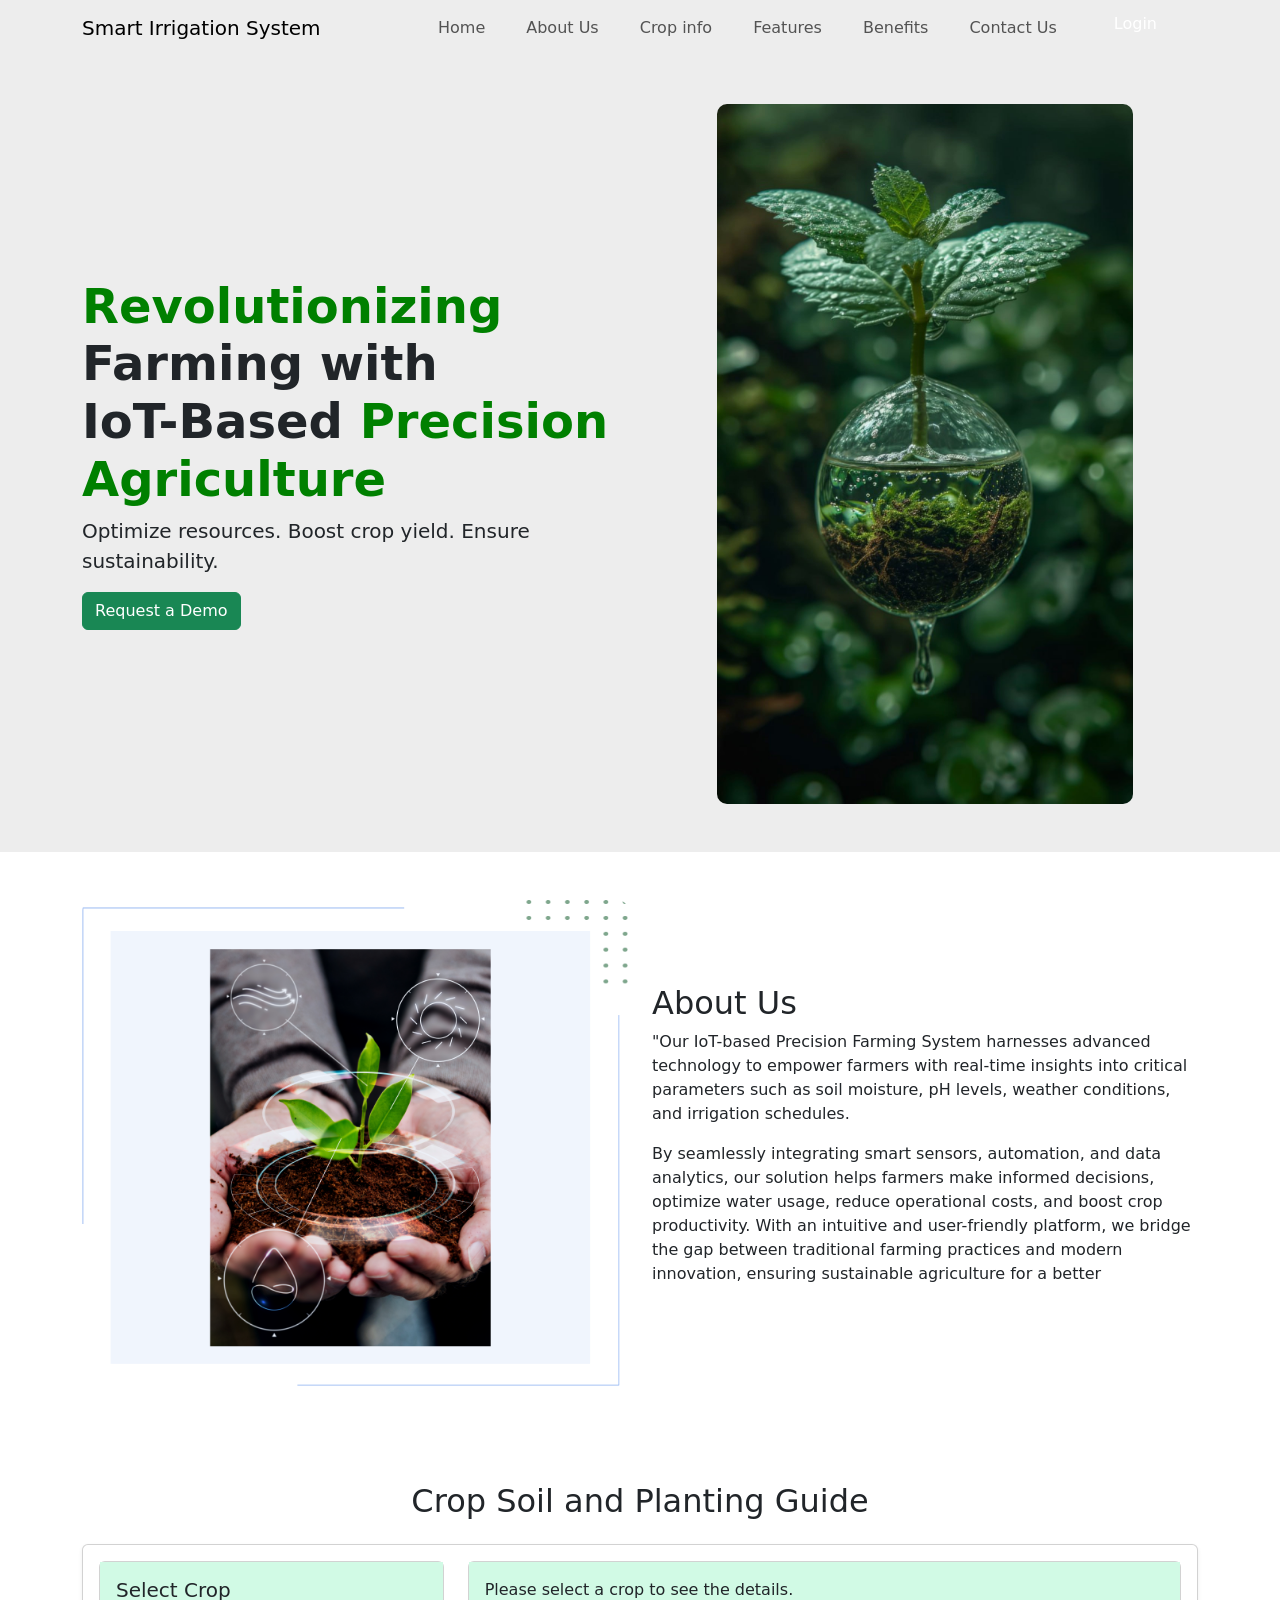
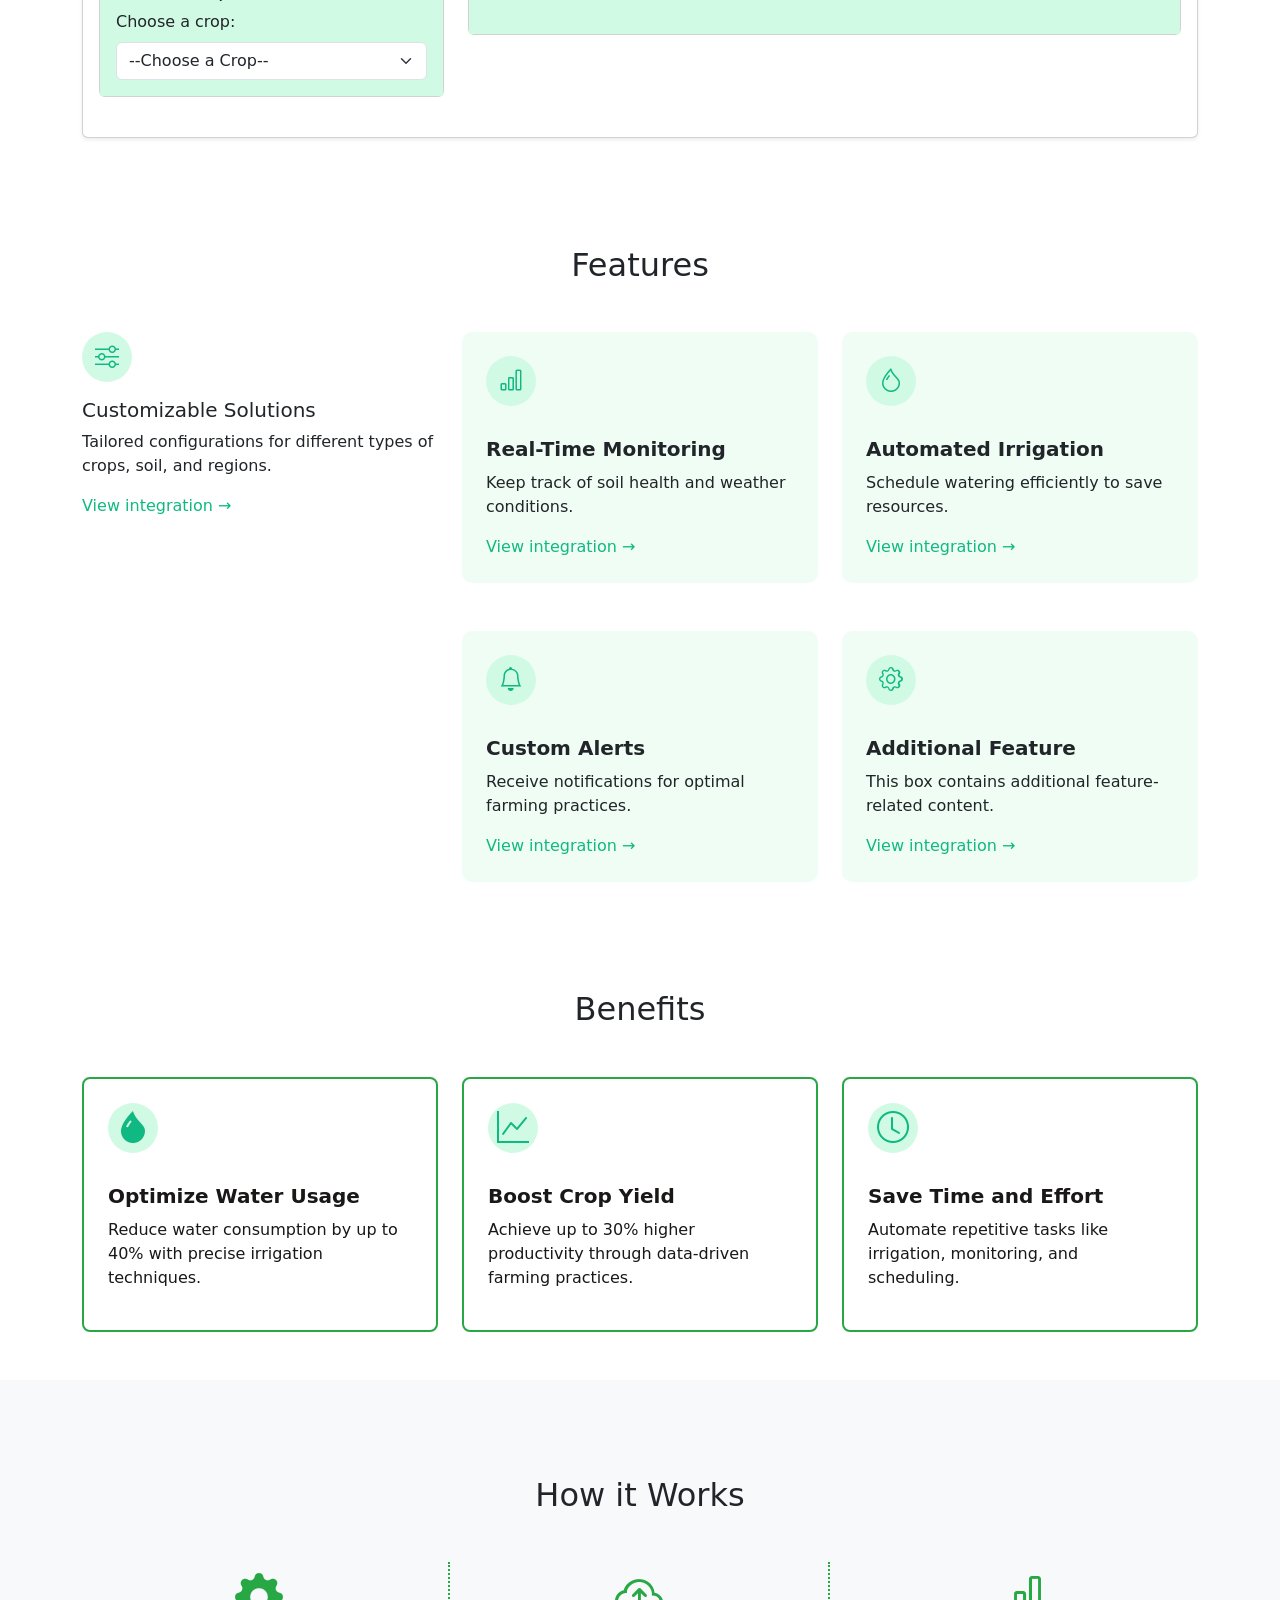
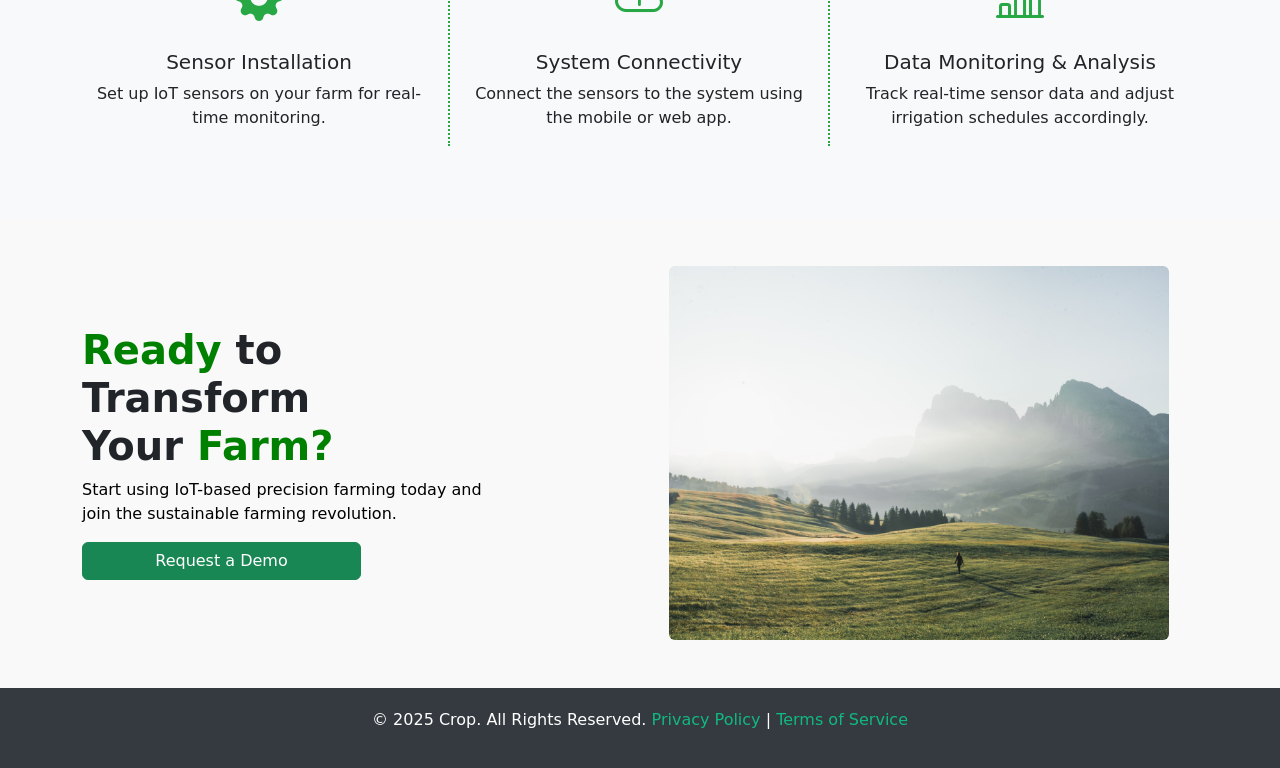
<file: index.html>
<!DOCTYPE html>
<html lang="en">

<head>
    <meta charset="UTF-8">
    <meta name="viewport" content="width=device-width, initial-scale=1.0">
    <title>Landing Page - smart irrigation system</title>
    <link href="https://cdn.jsdelivr.net/npm/bootstrap@5.3.0-alpha1/dist/css/bootstrap.min.css" rel="stylesheet">
    <link href="https://cdn.jsdelivr.net/npm/bootstrap@5.1.3/dist/css/bootstrap.min.css" rel="stylesheet">
    <link href="https://cdn.jsdelivr.net/npm/bootstrap-icons/font/bootstrap-icons.css" rel="stylesheet">
    <style>
        .hero-section {
            background-color: #EDEDED;
            padding: 50px 0;
            display: flex;
            align-items: center;
            justify-content: center;
        }

        .hero-img {
            max-width: 100%;
            height: auto;
            border-radius: 10px;
            height: 700px;
            display: block;
            margin: 0 auto;

        }

        .about-section img {
            max-width: 100%;
            height: auto;
            border-radius: 10px;
        }

        .feature-card,
        .benefit-card {
            background-color: #f0fdf4;
            border: none;
            border-radius: 10px;
            padding: 20px;
            text-align: left;
            transition: all 0.3s ease;
        }

        .feature-card:hover,
        .benefit-card:hover {
            box-shadow: 0 8px 15px rgba(0, 0, 0, 0.1);
        }

        .navbar-nav .nav-link {
            margin-right: 25px;
        }



        .feature-section {
            padding: 60px 0;
        }

        .feature-card {
            background-color: #f0fdf4;
            border: none;
            border-radius: 10px;
            padding: 20px;
            text-align: left;
            transition: all 0.3s ease;
        }

        .feature-card:hover {
            box-shadow: 0 8px 15px rgba(0, 0, 0, 0.1);
        }

        .feature-icon {
            background-color: #d1fae5;
            border-radius: 50%;
            display: inline-flex;
            align-items: center;
            justify-content: center;
            width: 50px;
            height: 50px;
            color: #10b981;
            font-size: 24px;
        }

        .feature-card-title {
            font-weight: 600;
            margin: 15px 0 10px;
        }

        .view-integration {
            color: #10b981;
            text-decoration: none;
            font-weight: 500;
            transition: color 0.3s ease;
        }

        .view-integration:hover {
            color: #047857;
        }


        .footer {
            background-color: #343a40;
            color: #ffffff;
            padding: 20px 0;
        }

        .footer a {
            color: #10b981;
            text-decoration: none;
        }

        .footer a:hover {
            text-decoration: underline;
        }

        #how-it-works .col-md-4 {
            border-right: 2px dotted #28a745;
        }

        #how-it-works .col-md-4:last-child {
            border-right: none;
        }

        /* ------ */
    </style>
</head>

<body>
    <!-- Navbar -->
    <nav class="navbar navbar-expand-lg navbar-light" style="background-color: #EDEDED;">
        <div class="container">
            <a class="navbar-brand" href="#">Smart Irrigation System</a>
            <button class="navbar-toggler" type="button" data-bs-toggle="collapse" data-bs-target="#navbarNav"
                aria-controls="navbarNav" aria-expanded="false" aria-label="Toggle navigation">
                <span class="navbar-toggler-icon"></span>
            </button>
            <div class="collapse navbar-collapse" id="navbarNav">
                <ul class="navbar-nav ms-auto">
                    <li class="nav-item"><a class="nav-link" href="#">Home</a></li>
                    <li class="nav-item"><a class="nav-link" href="#about">About Us</a></li>
                    <li class="nav-item"><a class="nav-link" href="#crop">Crop info</a></li>
                    <li class="nav-item"><a class="nav-link" href="#features">Features</a></li>
                    <li class="nav-item"><a class="nav-link" href="#benefits">Benefits</a></li>
                    <li class="nav-item"><a class="nav-link" href="#contact">Contact Us</a></li>
                    <li class="nav-item">
                        <a class="nav-link btn btn-success text-white px-3 py-1 ms-2" href="login.html"
                            style="border-radius: 10px;">Login</a>
                    </li>

                </ul>
            </div>
        </div>
    </nav>

    <!-- Hero Section -->
    <section class="hero-section text-start py-5">
        <div class="container">
            <div class="row align-items-center">
                <div class="col-md-6">
                    <h1 class="display-5 fw-bold">
                        <span style="color: green;">Revolutionizing</span> Farming with <br>
                        IoT-Based <span style="color: green;">Precision</span> <br>
                        <span style="color: green;">Agriculture</span>
                    </h1>
                    <p class="lead">Optimize resources. Boost crop yield. Ensure sustainability.</p>
                    <button class="btn btn-success" data-bs-toggle="modal" data-bs-target="#enquiryModal">Request a
                        Demo</button>
                </div>
                <div class="col-md-6">
                    <img src="Assests/new.jpg" alt="Hero Image" class="hero-img">
                </div>
            </div>
        </div>
    </section>

    <!-- About Us Section -->
    <section id="about" class="about-section py-5">
        <div class="container">
            <div class="row align-items-center">
                <div class="col-md-6">
                    <img src="Assests/Image And Frame.png" alt="About Us Image">
                </div>
                <div class="col-md-6">
                    <h2>About Us</h2>
                    <p>"Our IoT-based Precision Farming System harnesses advanced technology to empower farmers with
                        real-time insights into
                        critical parameters such as soil moisture, pH levels, weather conditions, and irrigation
                        schedules.</p>

                    <p>By seamlessly integrating smart sensors, automation, and data analytics, our solution helps
                        farmers make informed
                        decisions, optimize water usage, reduce operational costs, and boost crop productivity. With an
                        intuitive and
                        user-friendly platform, we bridge the gap between traditional farming practices and modern
                        innovation, ensuring
                        sustainable agriculture for a better</p>


                </div>
            </div>
        </div>
    </section>
    <!-- Main Card Box -->
    <div id="crop" class="container my-5">
        <h2 class="text-center mb-4">Crop Soil and Planting Guide</h2>

        <!-- Main Card Box -->
        <div class="card shadow-sm">
            <div class="card-body">
                <div class="row">
                    <!-- Left side: Crop selection -->
                    <div class="col-md-4">
                        <div class="card mb-4">
                            <div class="card-body" style="background-color: #d1fae5;">
                                <h5 class="card-title">Select Crop</h5>
                                <label for="crop-select" class="form-label">Choose a crop:</label>
                                <select class="form-select" id="crop-select" onchange="showCropInfo()">
                                    <option value="">--Choose a Crop--</option>
                                    <option value="wheat">Wheat</option>
                                    <option value="rice">Rice</option>
                                    <option value="carrot">Carrot</option>
                                    <option value="tomato">Tomato</option>
                                    <option value="potato">Potato</option>
                                </select>
                            </div>
                        </div>
                    </div>

                    <!-- Right side: Crop info -->
                    <div class="col-md-8">
                        <div class="card">
                            <div class="card-body" style="background-color: #d1fae5;" id="crop-info">
                                <p>Please select a crop to see the details.</p>
                            </div>
                        </div>
                    </div>
                </div>
            </div>
        </div>
    </div>


    </div>

    <!-- Features Section -->
    <section id="features" class="feature-section">
        <div class="container">
            <h2 class="text-center mb-5">Features</h2>
            <div class="row g-4">
                <div class="col-md-4">
                    <div class="feature-icon mb-3">
                        <i class="bi bi-sliders"></i>
                    </div>
                    <h5>Customizable Solutions</h5>
                    <p>Tailored configurations for different types of crops, soil, and regions.</p>
                    <a href="#" class="view-integration">View integration →</a>
                </div>
                <div class="col-md-4">
                    <div class="feature-card p-4">
                        <div class="feature-icon mb-3">
                            <i class="bi bi-bar-chart"></i>
                        </div>
                        <h5 class="feature-card-title">Real-Time Monitoring</h5>
                        <p>Keep track of soil health and weather conditions.</p>
                        <a href="#" class="view-integration">View integration →</a>
                    </div>
                </div>
                <div class="col-md-4">
                    <div class="feature-card p-4">
                        <div class="feature-icon mb-3">
                            <i class="bi bi-droplet"></i>
                        </div>
                        <h5 class="feature-card-title">Automated Irrigation</h5>
                        <p>Schedule watering efficiently to save resources.</p>
                        <a href="#" class="view-integration">View integration →</a>
                    </div>
                </div>
            </div>
            <div class="row g-4 mt-4">
                <div class="col-md-4"></div>
                <div class="col-md-4">
                    <div class="feature-card p-4">
                        <div class="feature-icon mb-3">
                            <i class="bi bi-bell"></i>
                        </div>
                        <h5 class="feature-card-title">Custom Alerts</h5>
                        <p>Receive notifications for optimal farming practices.</p>
                        <a href="#" class="view-integration">View integration →</a>
                    </div>
                </div>
                <div class="col-md-4">
                    <div class="feature-card p-4">
                        <div class="feature-icon mb-3">
                            <i class="bi bi-gear"></i>
                        </div>
                        <h5 class="feature-card-title">Additional Feature</h5>
                        <p>This box contains additional feature-related content.</p>
                        <a href="#" class="view-integration">View integration →</a>
                    </div>
                </div>
            </div>
        </div>
    </section>

    <!-- benefits section -->
    <section id="benefits" class="benefits-section py-5">
        <div class="container">
            <h2 class="text-center mb-5">Benefits</h2>
            <div class="row g-4">
                <!-- Benefit 1: Optimize Water Usage -->
                <div class="col-md-4">
                    <div class="feature-card p-4"
                        style="background-color: #ffffff; color: rgb(26, 23, 23); border: 2px solid #28a745; border-radius: 8px;">
                        <div class="feature-icon mb-3">
                            <i class="bi bi-droplet-fill" style="font-size: 2rem;"></i>
                        </div>
                        <h5 class="feature-card-title">Optimize Water Usage</h5>
                        <p>Reduce water consumption by up to 40% with precise irrigation techniques.</p>
                    </div>
                </div>
                <!-- Benefit 2: Boost Crop Yield -->
                <div class="col-md-4">
                    <div class="feature-card p-4"
                        style="background-color: #ffffff; color: rgb(26, 23, 23); border: 2px solid #28a745; border-radius: 8px;">
                        <div class="feature-icon mb-3">
                            <i class="bi bi-graph-up" style="font-size: 2rem;"></i>
                        </div>
                        <h5 class="feature-card-title">Boost Crop Yield</h5>
                        <p>Achieve up to 30% higher productivity through data-driven farming practices.</p>
                    </div>
                </div>
                <!-- Benefit 3: Save Time and Effort -->
                <div class="col-md-4">
                    <div class="feature-card p-4"
                        style="background-color: #ffffff; color: rgb(26, 23, 23); border: 2px solid #28a745; border-radius: 8px;">
                        <div class="feature-icon mb-3">
                            <i class="bi bi-clock" style="font-size: 2rem;"></i>
                        </div>
                        <h5 class="feature-card-title">Save Time and Effort</h5>
                        <p>Automate repetitive tasks like irrigation, monitoring, and scheduling.</p>
                    </div>
                </div>
            </div>
        </div>
    </section>




    <!-- How its work Section -->
    <section id="how-it-works" class="py-5 bg-light">
        <div class="container mt-5">
            <h2 class="text-center mb-5">How it Works</h2>
            <div class="row text-center">
                <!-- Sensor Installation -->
                <div class="col-md-4 mb-4">
                    <div class="d-flex flex-column align-items-center">
                        <i class="bi bi-gear-fill" style="font-size: 3rem; color: #28a745;"></i>
                        <h5 class="mt-3">Sensor Installation</h5>
                        <p>Set up IoT sensors on your farm for real-time monitoring.</p>
                    </div>
                </div>

                <!-- System Connectivity -->
                <div class="col-md-4 mb-4">
                    <div class="d-flex flex-column align-items-center">
                        <i class="bi bi-cloud-arrow-up" style="font-size: 3rem; color: #28a745;"></i>
                        <h5 class="mt-3">System Connectivity</h5>
                        <p>Connect the sensors to the system using the mobile or web app.</p>
                    </div>
                </div>

                <!-- Data Monitoring & Analysis -->
                <div class="col-md-4 mb-4">
                    <div class="d-flex flex-column align-items-center">
                        <i class="bi bi-bar-chart-line" style="font-size: 3rem; color: #28a745;"></i>
                        <h5 class="mt-3">Data Monitoring & Analysis</h5>
                        <p>Track real-time sensor data and adjust irrigation schedules accordingly.</p>
                    </div>
                </div>
            </div>
        </div>
    </section>



    <!-- Interested Section -->

    <section id="contact" class="text-center py-5 d-flex align-items-center justify-content-center"
        style="background-color: #f9f9f9;">
        <div class="container d-flex flex-wrap align-items-center">
            <div class="text-start col-lg-6">
                <h2 style="font-size: 2.5rem; font-weight: 600;">
                    <span style="color: green;">Ready</span> to <br>
                    Transform <br>
                    Your <span style="color: green;">Farm?</span>
                </h2>
                <p style="color: black;">Start using IoT-based precision farming today and <br>join the sustainable
                    farming
                    revolution.</p>
                <button class="btn btn-success w-50" data-bs-toggle="modal" data-bs-target="#enquiryModal">Request a
                    Demo</button>

            </div>
            <div class="col-lg-6">
                <img src="Assests/Photo rectangle.png" alt="Transform Farming" class="img-fluid rounded" height="250px"
                    width="500px">
            </div>
        </div>
    </section>



    <!-- Footer -->
    <footer class="footer text-center">
        <div class="container">
            <p>&copy; 2025 Crop. All Rights Reserved. <a href="#">Privacy Policy</a> | <a href="#">Terms of Service</a>
            </p>
        </div>
    </footer>

    <!-- Modal -->
    <div class="modal fade" id="enquiryModal" tabindex="-1" aria-labelledby="enquiryModalLabel" aria-hidden="true">
        <div class="modal-dialog">
            <div class="modal-content">
                <div class="modal-header">
                    <h5 class="modal-title" id="enquiryModalLabel">Get in Touch for Enquiry</h5>
                    <button type="button" class="btn-close" data-bs-dismiss="modal" aria-label="Close"></button>
                </div>
                <div class="modal-body">
                            <form action="https://api.web3forms.com/submit" method="POST">
                            <div class="mb-3">
                            <label for="name" class="form-label">Name</label>
                            <input type="hidden" name="access_key" value="8847f133-40c8-450a-a4bf-daf4180fbe4e">
                            <input type="text" name="name" class="form-control" id="name" placeholder="Enter your name">
                        </div>
                        <div class="mb-3">
                            <label for="state" class="form-label">State</label>
                            <input type="text" name="state" class="form-control" id="state" placeholder="Enter your state">
                        </div>
                        <div class="mb-3">
                            <label for="mobile" class="form-label">Mobile No</label>
                            <input type="tel" name="mobileno"class="form-control" id="mobile" placeholder="Enter your mobile number">
                        </div>
                        <div class="mb-3">
                            <label for="crop" class="form-label">Primary Crop</label>
                            <select class="form-select" name="croptype" id="crop">
                                <option selected disabled>Choose a crop</option>
                                <option value="wheat">Wheat</option>
                                <option value="rice">Rice</option>
                                <option value="maize">Maize</option>
                                <option value="cotton">Cotton</option>
                            </select>
                        </div>
                        <div class="mb-3">
                            <label for="city" class="form-label">City</label>
                            <input type="text" name="city" class="form-control" id="city" placeholder="Enter your city">
                        </div>
                        <button type="submit" class="btn btn-success w-100">Submit</button>
                    </form>
                </div>
            </div>
        </div>
    </div>

    <script src="https://cdn.jsdelivr.net/npm/bootstrap@5.3.0-alpha1/dist/js/bootstrap.bundle.min.js"> </script>

    <script>
        function showCropInfo() {
            const cropSelect = document.getElementById("crop-select");
            const cropInfo = document.getElementById("crop-info");
            const selectedCrop = cropSelect.value;

            let infoText = '';

            // Check if the selected crop is one of the listed options
            if (selectedCrop === 'wheat') {
                infoText = `
                    <h3>Wheat</h3>
                    <ul>
                        <li><strong>Soil Type:</strong> Loamy</li>
                        <li><strong>Nutrient Content:</strong> High Nitrogen</li>
                        <li><strong>pH Level:</strong> Neutral (6.5-7.5)</li>
                        <li><strong>Irrigation Needs:</strong> Moderate</li>
                    </ul>
                    <p><strong>Additional Info:</strong> Wheat is one of the most widely grown crops, suitable for a variety of climates.</p>
                `;
            } else if (selectedCrop === 'rice') {
                infoText = `
                    <h3>Rice</h3>
                    <ul>
                        <li><strong>Soil Type:</strong> Clay</li>
                        <li><strong>Nutrient Content:</strong> High Phosphorus</li>
                        <li><strong>pH Level:</strong> Acidic (5.5-6.5)</li>
                        <li><strong>Irrigation Needs:</strong> High</li>
                    </ul>
                    <p><strong>Additional Info:</strong> Rice requires a lot of water and is usually grown in flooded fields called paddies.</p>
                `;
            } else if (selectedCrop === 'carrot') {
                infoText = `
                    <h3>Carrot</h3>
                    <ul>
                        <li><strong>Soil Type:</strong> Sandy</li>
                        <li><strong>Nutrient Content:</strong> High Potassium</li>
                        <li><strong>pH Level:</strong> Neutral (6.0-7.0)</li>
                        <li><strong>Irrigation Needs:</strong> Moderate</li>
                    </ul>
                    <p><strong>Additional Info:</strong> Carrots grow best in deep, loose soil to allow for root expansion.</p>
                `;
            } else if (selectedCrop === 'tomato') {
                infoText = `
                    <h3>Tomato</h3>
                    <ul>
                        <li><strong>Soil Type:</strong> Loamy</li>
                        <li><strong>Nutrient Content:</strong> High Potassium</li>
                        <li><strong>pH Level:</strong> Neutral (6.0-7.5)</li>
                        <li><strong>Irrigation Needs:</strong> Moderate</li>
                    </ul>
                    <p><strong>Additional Info:</strong> Tomatoes require a lot of sunlight and regular watering.</p>
                `;
            } else if (selectedCrop === 'potato') {
                infoText = `
                    <h3>Potato</h3>
                    <ul>
                        <li><strong>Soil Type:</strong> Loamy/Clay</li>
                        <li><strong>Nutrient Content:</strong> High Phosphorus</li>
                        <li><strong>pH Level:</strong> Slightly Acidic (5.5-6.5)</li>
                        <li><strong>Irrigation Needs:</strong> Moderate</li>
                    </ul>
                    <p><strong>Additional Info:</strong> Potatoes grow best in cool, moist climates and require well-drained soil.</p>
                `;
            } else {
                infoText = '<p>Please select a crop to see the details.</p>';
            }

            // Update the crop-info div with the information
            cropInfo.innerHTML = infoText;
        }
    </script>


</body>

</html>
</file>
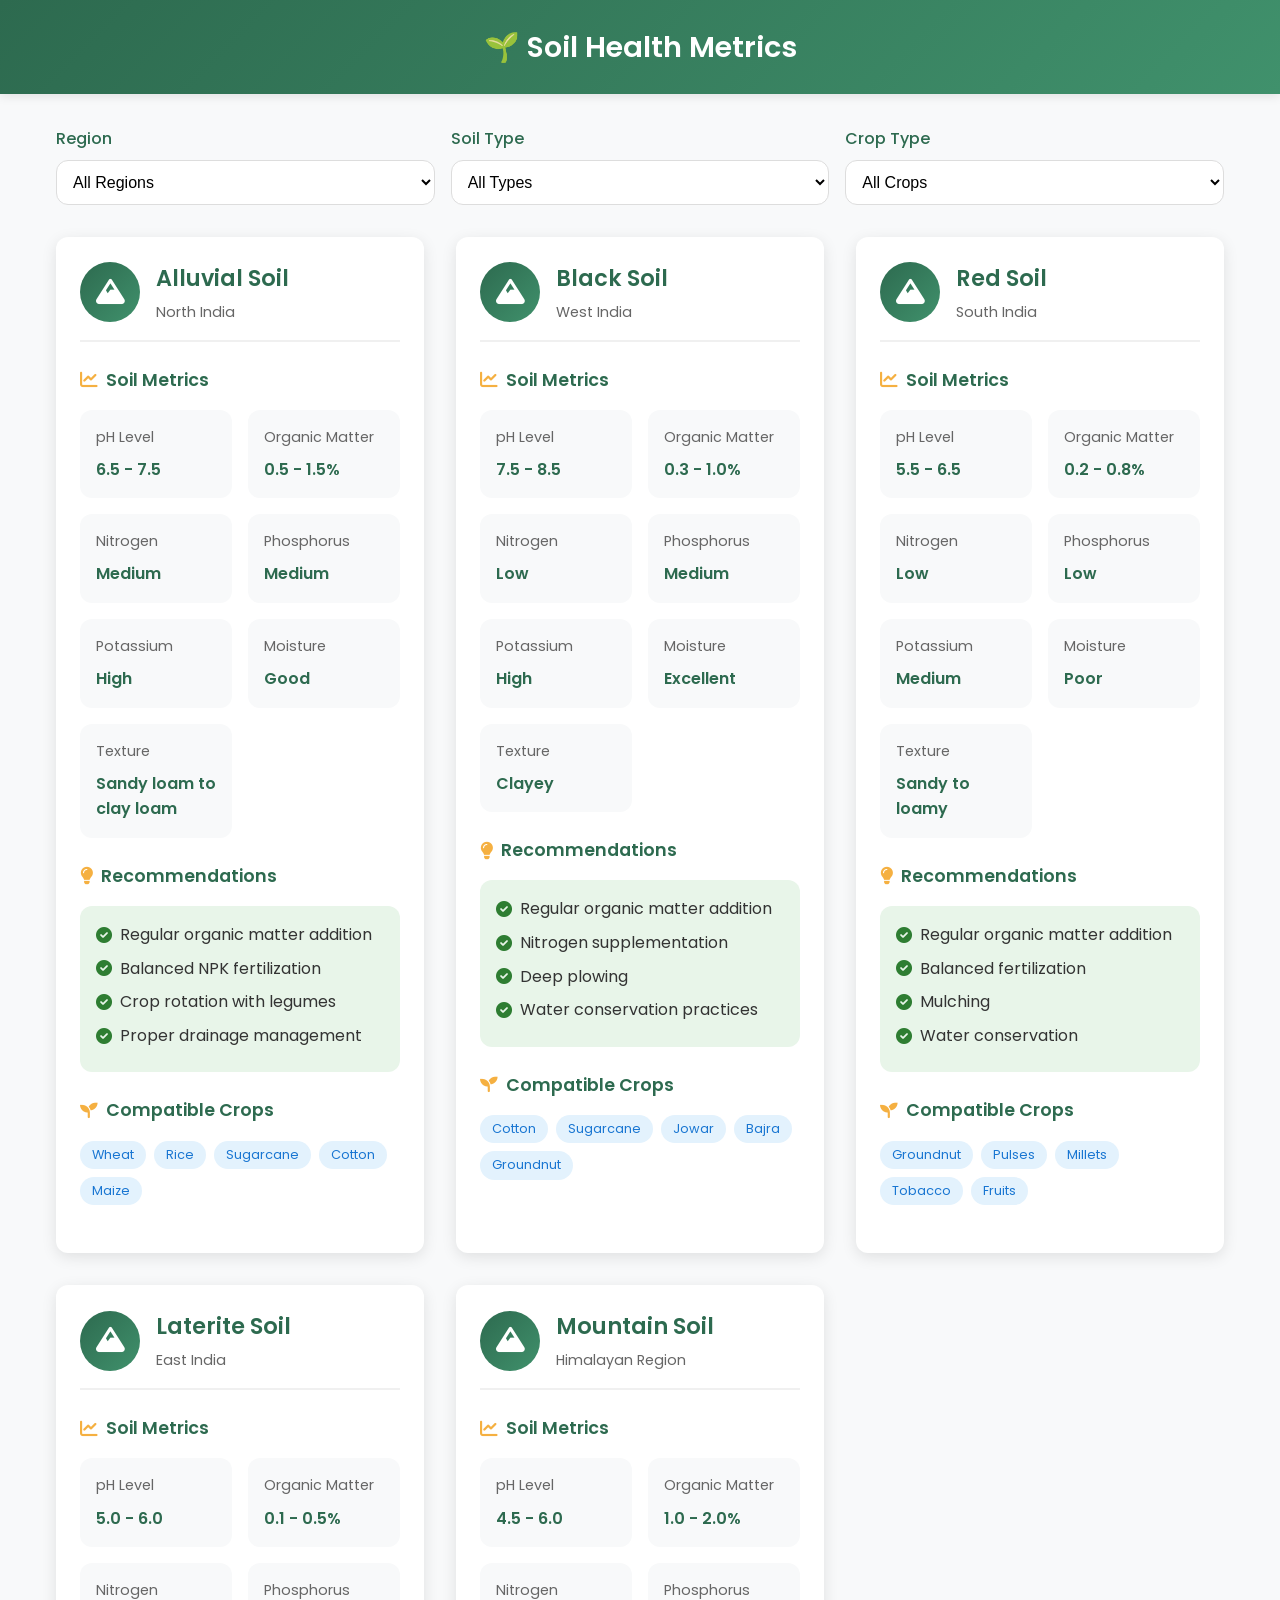
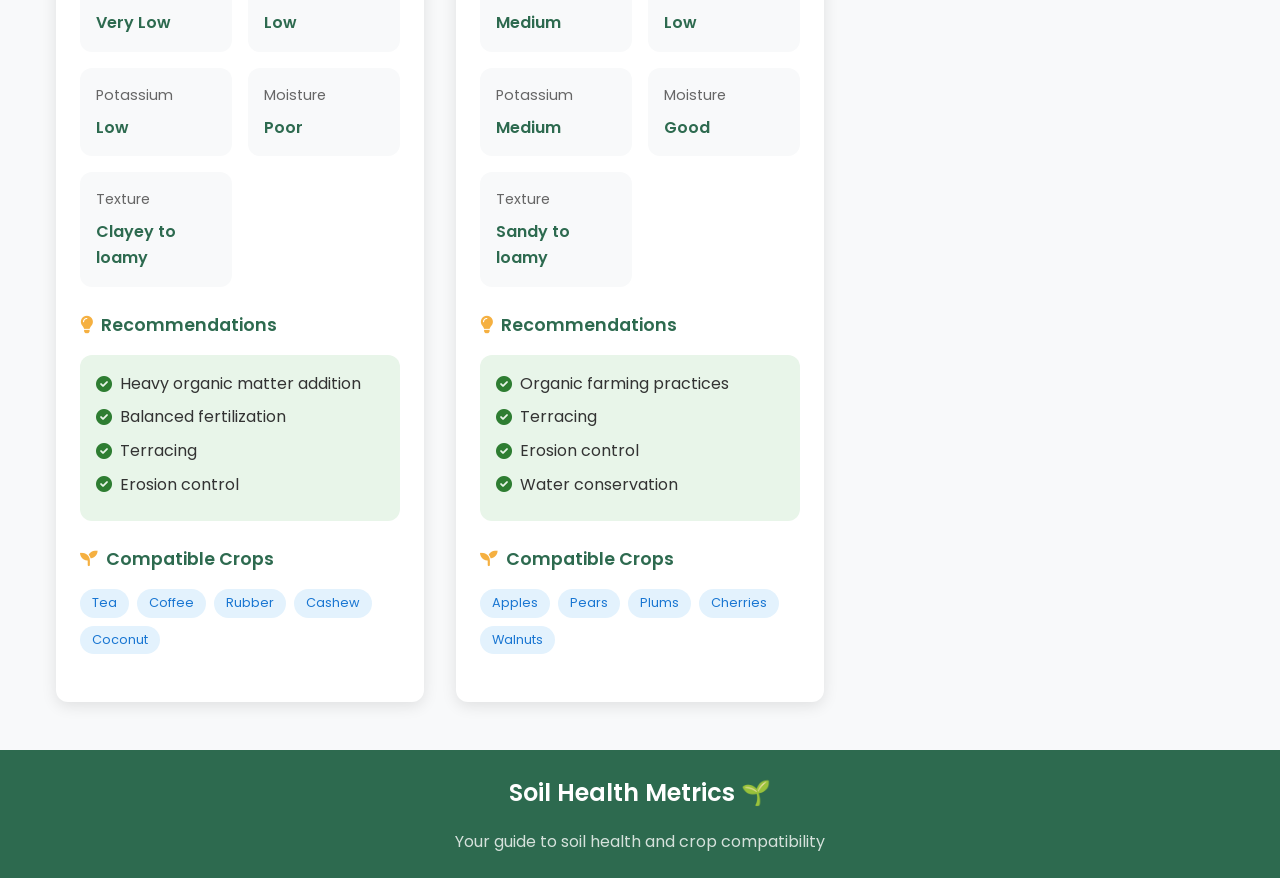
<file: crop.html>
<!DOCTYPE html>
<html lang="en">

<head>
    <meta charset="UTF-8">
    <meta name="viewport" content="width=device-width, initial-scale=1.0">
    <title>Soil Health Metrics - Smart Farming</title>
    <link rel="stylesheet" href="https://cdnjs.cloudflare.com/ajax/libs/font-awesome/6.0.0-beta3/css/all.min.css">
    <link href="https://fonts.googleapis.com/css2?family=Poppins:wght@300;400;500;600;700&display=swap"
        rel="stylesheet">
  <link rel="stylesheet" href="crop.css">
</head>

<body>
    <header class="header">
        <h2>🌱 Soil Health Metrics</h2>
    </header>

    <div class="container">
        <div class="filters">
            <div class="filter-group">
                <label class="filter-label">Region</label>
                <select class="filter-select" id="regionFilter">
                    <option value="">All Regions</option>
                    <option value="north">North India</option>
                    <option value="south">South India</option>
                    <option value="east">East India</option>
                    <option value="west">West India</option>
                    <option value="central">Central India</option>
                </select>
            </div>
            <div class="filter-group">
                <label class="filter-label">Soil Type</label>
                <select class="filter-select" id="soilTypeFilter">
                    <option value="">All Types</option>
                    <option value="alluvial">Alluvial</option>
                    <option value="black">Black</option>
                    <option value="red">Red</option>
                    <option value="laterite">Laterite</option>
                    <option value="mountain">Mountain</option>
                </select>
            </div>
            <div class="filter-group">
                <label class="filter-label">Crop Type</label>
                <select class="filter-select" id="cropTypeFilter">
                    <option value="">All Crops</option>
                    <option value="cereals">Cereals</option>
                    <option value="pulses">Pulses</option>
                    <option value="oilseeds">Oilseeds</option>
                    <option value="cash">Cash Crops</option>
                </select>
            </div>
        </div>

        <div class="soil-metrics-grid" id="soilMetricsGrid">
            <!-- Soil metrics cards will be generated by JavaScript -->
        </div>
    </div>

    <footer class="footer">
        <div class="footer-content">
            <div class="footer-title">Soil Health Metrics 🌱</div>
            <div class="footer-subtitle">Your guide to soil health and crop compatibility</div>
        </div>
    </footer>

    <script>
        const soilData = [
            {
                name: "Alluvial Soil",
                region: "North India",
                icon: "fa-mountain",
                type: "alluvial",
                metrics: {
                    ph: "6.5 - 7.5",
                    organicMatter: "0.5 - 1.5%",
                    nitrogen: "Medium",
                    phosphorus: "Medium",
                    potassium: "High",
                    moisture: "Good",
                    texture: "Sandy loam to clay loam"
                },
                recommendations: [
                    "Regular organic matter addition",
                    "Balanced NPK fertilization",
                    "Crop rotation with legumes",
                    "Proper drainage management"
                ],
                compatibleCrops: ["Wheat", "Rice", "Sugarcane", "Cotton", "Maize"]
            },
            {
                name: "Black Soil",
                region: "West India",
                icon: "fa-mountain",
                type: "black",
                metrics: {
                    ph: "7.5 - 8.5",
                    organicMatter: "0.3 - 1.0%",
                    nitrogen: "Low",
                    phosphorus: "Medium",
                    potassium: "High",
                    moisture: "Excellent",
                    texture: "Clayey"
                },
                recommendations: [
                    "Regular organic matter addition",
                    "Nitrogen supplementation",
                    "Deep plowing",
                    "Water conservation practices"
                ],
                compatibleCrops: ["Cotton", "Sugarcane", "Jowar", "Bajra", "Groundnut"]
            },
            {
                name: "Red Soil",
                region: "South India",
                icon: "fa-mountain",
                type: "red",
                metrics: {
                    ph: "5.5 - 6.5",
                    organicMatter: "0.2 - 0.8%",
                    nitrogen: "Low",
                    phosphorus: "Low",
                    potassium: "Medium",
                    moisture: "Poor",
                    texture: "Sandy to loamy"
                },
                recommendations: [
                    "Regular organic matter addition",
                    "Balanced fertilization",
                    "Mulching",
                    "Water conservation"
                ],
                compatibleCrops: ["Groundnut", "Pulses", "Millets", "Tobacco", "Fruits"]
            },
            {
                name: "Laterite Soil",
                region: "East India",
                icon: "fa-mountain",
                type: "laterite",
                metrics: {
                    ph: "5.0 - 6.0",
                    organicMatter: "0.1 - 0.5%",
                    nitrogen: "Very Low",
                    phosphorus: "Low",
                    potassium: "Low",
                    moisture: "Poor",
                    texture: "Clayey to loamy"
                },
                recommendations: [
                    "Heavy organic matter addition",
                    "Balanced fertilization",
                    "Terracing",
                    "Erosion control"
                ],
                compatibleCrops: ["Tea", "Coffee", "Rubber", "Cashew", "Coconut"]
            },
            {
                name: "Mountain Soil",
                region: "Himalayan Region",
                icon: "fa-mountain",
                type: "mountain",
                metrics: {
                    ph: "4.5 - 6.0",
                    organicMatter: "1.0 - 2.0%",
                    nitrogen: "Medium",
                    phosphorus: "Low",
                    potassium: "Medium",
                    moisture: "Good",
                    texture: "Sandy to loamy"
                },
                recommendations: [
                    "Organic farming practices",
                    "Terracing",
                    "Erosion control",
                    "Water conservation"
                ],
                compatibleCrops: ["Apples", "Pears", "Plums", "Cherries", "Walnuts"]
            }
        ];

        function createSoilCard(soil) {
            return `
                <div class="soil-card">
                    <div class="soil-header">
                        <div class="soil-icon">
                            <i class="fas ${soil.icon}"></i>
                        </div>
                        <div class="soil-title">
                            <div class="soil-name">${soil.name}</div>
                            <div class="soil-region">${soil.region}</div>
                        </div>
                    </div>

                    <div class="metric-section">
                        <div class="metric-title">
                            <i class="fas fa-chart-line"></i>
                            Soil Metrics
                        </div>
                        <div class="metric-grid">
                            <div class="metric-item">
                                <div class="metric-label">pH Level</div>
                                <div class="metric-value">${soil.metrics.ph}</div>
                            </div>
                            <div class="metric-item">
                                <div class="metric-label">Organic Matter</div>
                                <div class="metric-value">${soil.metrics.organicMatter}</div>
                            </div>
                            <div class="metric-item">
                                <div class="metric-label">Nitrogen</div>
                                <div class="metric-value">${soil.metrics.nitrogen}</div>
                            </div>
                            <div class="metric-item">
                                <div class="metric-label">Phosphorus</div>
                                <div class="metric-value">${soil.metrics.phosphorus}</div>
                            </div>
                            <div class="metric-item">
                                <div class="metric-label">Potassium</div>
                                <div class="metric-value">${soil.metrics.potassium}</div>
                            </div>
                            <div class="metric-item">
                                <div class="metric-label">Moisture</div>
                                <div class="metric-value">${soil.metrics.moisture}</div>
                            </div>
                            <div class="metric-item">
                                <div class="metric-label">Texture</div>
                                <div class="metric-value">${soil.metrics.texture}</div>
                            </div>
                        </div>
                    </div>

                    <div class="metric-section">
                        <div class="metric-title">
                            <i class="fas fa-lightbulb"></i>
                            Recommendations
                        </div>
                        <div class="recommendations">
                            ${soil.recommendations.map(rec => `
                                <div class="recommendation-item">
                                    <i class="fas fa-check-circle"></i>
                                    <span>${rec}</span>
                                </div>
                            `).join('')}
                        </div>
                    </div>

                    <div class="metric-section">
                        <div class="metric-title">
                            <i class="fas fa-seedling"></i>
                            Compatible Crops
                        </div>
                        <div class="crop-list">
                            ${soil.compatibleCrops.map(crop => `
                                <div class="crop-tag">${crop}</div>
                            `).join('')}
                        </div>
                    </div>
                </div>
            `;
        }

        function renderSoilMetrics(soilsToRender) {
            const soilMetricsGrid = document.getElementById('soilMetricsGrid');
            soilMetricsGrid.innerHTML = soilsToRender.map(createSoilCard).join('');
        }

        function filterSoils() {
            const regionFilter = document.getElementById('regionFilter').value.toLowerCase();
            const soilTypeFilter = document.getElementById('soilTypeFilter').value.toLowerCase();
            const cropTypeFilter = document.getElementById('cropTypeFilter').value.toLowerCase();

            const filteredSoils = soilData.filter(soil => {
                const matchesRegion = !regionFilter || soil.region.toLowerCase().includes(regionFilter);
                const matchesSoilType = !soilTypeFilter || soil.type.toLowerCase() === soilTypeFilter;
                const matchesCropType = !cropTypeFilter || soil.compatibleCrops.some(crop =>
                    crop.toLowerCase().includes(cropTypeFilter)
                );

                return matchesRegion && matchesSoilType && matchesCropType;
            });

            renderSoilMetrics(filteredSoils);
        }

        // Event listeners for filters
        document.getElementById('regionFilter').addEventListener('change', filterSoils);
        document.getElementById('soilTypeFilter').addEventListener('change', filterSoils);
        document.getElementById('cropTypeFilter').addEventListener('change', filterSoils);

        // Initial render
        renderSoilMetrics(soilData);
    </script>
</body>

</html>
</file>
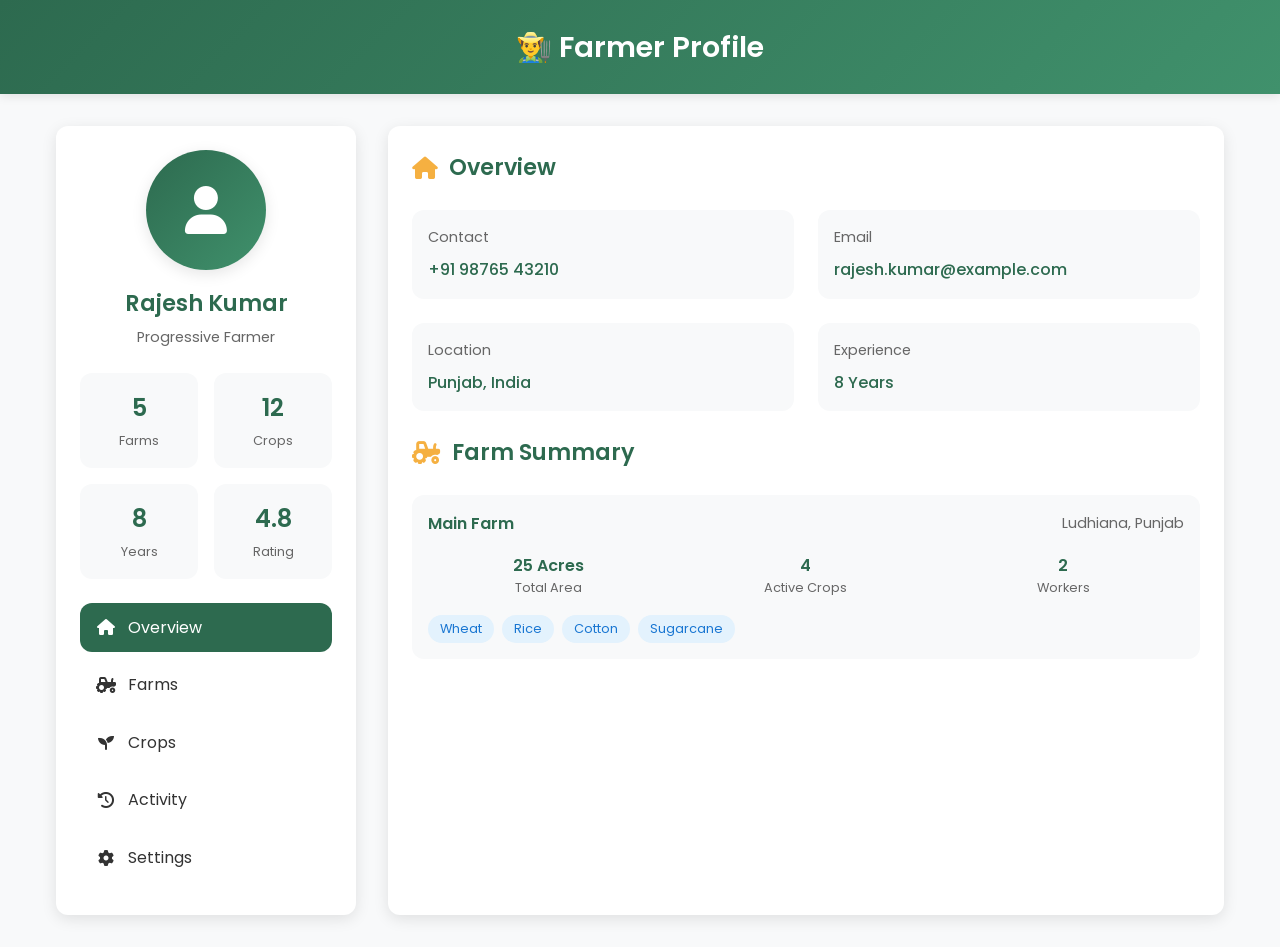
<file: profile.html>
<!DOCTYPE html>
<html lang="en">

<head>
    <meta charset="UTF-8">
    <meta name="viewport" content="width=device-width, initial-scale=1.0">
    <title>Farmer Profile - Smart Farming</title>
    <link rel="stylesheet" href="https://cdnjs.cloudflare.com/ajax/libs/font-awesome/6.0.0-beta3/css/all.min.css">
    <link href="https://fonts.googleapis.com/css2?family=Poppins:wght@300;400;500;600;700&display=swap"
        rel="stylesheet">
   <link rel="stylesheet" href="profile.css">
</head>

<body>
    <header class="header">
        <h2>👨‍🌾 Farmer Profile</h2>
    </header>

    <div class="container">
        <div class="profile-grid">
            <div class="profile-sidebar">
                <div class="profile-header">
                    <div class="profile-avatar">
                        <i class="fas fa-user"></i>
                    </div>
                    <div class="profile-name">Rajesh Kumar</div>
                    <div class="profile-role">Progressive Farmer</div>
                </div>

                <div class="profile-stats">
                    <div class="stat-item">
                        <div class="stat-value">5</div>
                        <div class="stat-label">Farms</div>
                    </div>
                    <div class="stat-item">
                        <div class="stat-value">12</div>
                        <div class="stat-label">Crops</div>
                    </div>
                    <div class="stat-item">
                        <div class="stat-value">8</div>
                        <div class="stat-label">Years</div>
                    </div>
                    <div class="stat-item">
                        <div class="stat-value">4.8</div>
                        <div class="stat-label">Rating</div>
                    </div>
                </div>

                <ul class="profile-menu">
                    <li class="menu-item active" data-section="overview">
                        <i class="fas fa-home"></i>
                        Overview
                    </li>
                    <li class="menu-item" data-section="farms">
                        <i class="fas fa-tractor"></i>
                        Farms
                    </li>
                    <li class="menu-item" data-section="crops">
                        <i class="fas fa-seedling"></i>
                        Crops
                    </li>
                    <li class="menu-item" data-section="activity">
                        <i class="fas fa-history"></i>
                        Activity
                    </li>
                    <li class="menu-item" data-section="settings">
                        <i class="fas fa-cog"></i>
                        Settings
                    </li>
                </ul>
            </div>

            <div class="profile-content">
                <div class="content-section active" id="overview">
                    <div class="section-title">
                        <i class="fas fa-home"></i>
                        Overview
                    </div>
                    <div class="info-grid">
                        <div class="info-item">
                            <div class="info-label">Contact</div>
                            <div class="info-value">+91 98765 43210</div>
                        </div>
                        <div class="info-item">
                            <div class="info-label">Email</div>
                            <div class="info-value">rajesh.kumar@example.com</div>
                        </div>
                        <div class="info-item">
                            <div class="info-label">Location</div>
                            <div class="info-value">Punjab, India</div>
                        </div>
                        <div class="info-item">
                            <div class="info-label">Experience</div>
                            <div class="info-value">8 Years</div>
                        </div>
                    </div>

                    <div class="farm-details">
                        <div class="section-title">
                            <i class="fas fa-tractor"></i>
                            Farm Summary
                        </div>
                        <div class="farm-card">
                            <div class="farm-header">
                                <div class="farm-name">Main Farm</div>
                                <div class="farm-location">Ludhiana, Punjab</div>
                            </div>
                            <div class="farm-stats">
                                <div class="farm-stat">
                                    <div class="farm-stat-value">25 Acres</div>
                                    <div class="farm-stat-label">Total Area</div>
                                </div>
                                <div class="farm-stat">
                                    <div class="farm-stat-value">4</div>
                                    <div class="farm-stat-label">Active Crops</div>
                                </div>
                                <div class="farm-stat">
                                    <div class="farm-stat-value">2</div>
                                    <div class="farm-stat-label">Workers</div>
                                </div>
                            </div>
                            <div class="crop-list">
                                <div class="crop-tag">Wheat</div>
                                <div class="crop-tag">Rice</div>
                                <div class="crop-tag">Cotton</div>
                                <div class="crop-tag">Sugarcane</div>
                            </div>
                        </div>
                    </div>
                </div>

                <div class="content-section" id="farms">
                    <div class="section-title">
                        <i class="fas fa-tractor"></i>
                        Farms
                    </div>
                    <div class="farm-card">
                        <div class="farm-header">
                            <div class="farm-name">Main Farm</div>
                            <div class="farm-location">Ludhiana, Punjab</div>
                        </div>
                        <div class="farm-stats">
                            <div class="farm-stat">
                                <div class="farm-stat-value">25 Acres</div>
                                <div class="farm-stat-label">Total Area</div>
                            </div>
                            <div class="farm-stat">
                                <div class="farm-stat-value">4</div>
                                <div class="farm-stat-label">Active Crops</div>
                            </div>
                            <div class="farm-stat">
                                <div class="farm-stat-value">2</div>
                                <div class="farm-stat-label">Workers</div>
                            </div>
                        </div>
                    </div>
                </div>

                <div class="content-section" id="crops">
                    <div class="section-title">
                        <i class="fas fa-seedling"></i>
                        Crops
                    </div>
                    <div class="info-grid">
                        <div class="info-item">
                            <div class="info-label">Current Season</div>
                            <div class="info-value">Rabi</div>
                        </div>
                        <div class="info-item">
                            <div class="info-label">Main Crop</div>
                            <div class="info-value">Wheat</div>
                        </div>
                        <div class="info-item">
                            <div class="info-label">Planting Date</div>
                            <div class="info-value">15 Nov 2023</div>
                        </div>
                        <div class="info-item">
                            <div class="info-label">Expected Harvest</div>
                            <div class="info-value">15 Apr 2024</div>
                        </div>
                    </div>
                </div>

                <div class="content-section" id="activity">
                    <div class="section-title">
                        <i class="fas fa-history"></i>
                        Recent Activity
                    </div>
                    <div class="activity-timeline">
                        <div class="timeline-item">
                            <div class="timeline-icon">
                                <i class="fas fa-seedling"></i>
                            </div>
                            <div class="timeline-content">
                                <div class="timeline-title">Wheat Planting</div>
                                <div class="timeline-date">15 Nov 2023</div>
                                <div class="timeline-description">Planted wheat in 25 acres using modern machinery</div>
                            </div>
                        </div>
                        <div class="timeline-item">
                            <div class="timeline-icon">
                                <i class="fas fa-tint"></i>
                            </div>
                            <div class="timeline-content">
                                <div class="timeline-title">Irrigation</div>
                                <div class="timeline-date">20 Nov 2023</div>
                                <div class="timeline-description">Completed first irrigation cycle for wheat crop</div>
                            </div>
                        </div>
                        <div class="timeline-item">
                            <div class="timeline-icon">
                                <i class="fas fa-spray-can"></i>
                            </div>
                            <div class="timeline-content">
                                <div class="timeline-title">Pest Control</div>
                                <div class="timeline-date">25 Nov 2023</div>
                                <div class="timeline-description">Applied organic pest control measures</div>
                            </div>
                        </div>
                    </div>
                </div>

                <div class="content-section" id="settings">
                    <div class="section-title">
                        <i class="fas fa-cog"></i>
                        Settings
                    </div>
                    <form class="settings-form">
                        <div class="form-group">
                            <label class="form-label">Full Name</label>
                            <input type="text" class="form-input" value="Rajesh Kumar">
                        </div>
                        <div class="form-group">
                            <label class="form-label">Email</label>
                            <input type="email" class="form-input" value="rajesh.kumar@example.com">
                        </div>
                        <div class="form-group">
                            <label class="form-label">Phone</label>
                            <input type="tel" class="form-input" value="+91 98765 43210">
                        </div>
                        <div class="form-group">
                            <label class="form-label">Location</label>
                            <input type="text" class="form-input" value="Punjab, India">
                        </div>
                        <div class="form-group">
                            <label class="form-label">About</label>
                            <textarea
                                class="form-textarea">Progressive farmer with 8 years of experience in modern farming techniques.</textarea>
                        </div>
                        <div class="form-actions">
                            <button type="button" class="btn btn-primary">Save Changes</button>
                            <button type="button" class="btn btn-secondary">Cancel</button>
                        </div>
                    </form>
                </div>
            </div>
        </div>
    </div>

    <script>
        document.querySelectorAll('.menu-item').forEach(item => {
            item.addEventListener('click', () => {
                // Remove active class from all menu items
                document.querySelectorAll('.menu-item').forEach(i => i.classList.remove('active'));
                // Add active class to clicked item
                item.classList.add('active');

                // Hide all content sections
                document.querySelectorAll('.content-section').forEach(section => {
                    section.classList.remove('active');
                });

                // Show selected content section
                const sectionId = item.getAttribute('data-section');
                document.getElementById(sectionId).classList.add('active');
            });
        });
    </script>
</body>

</html>
</file>
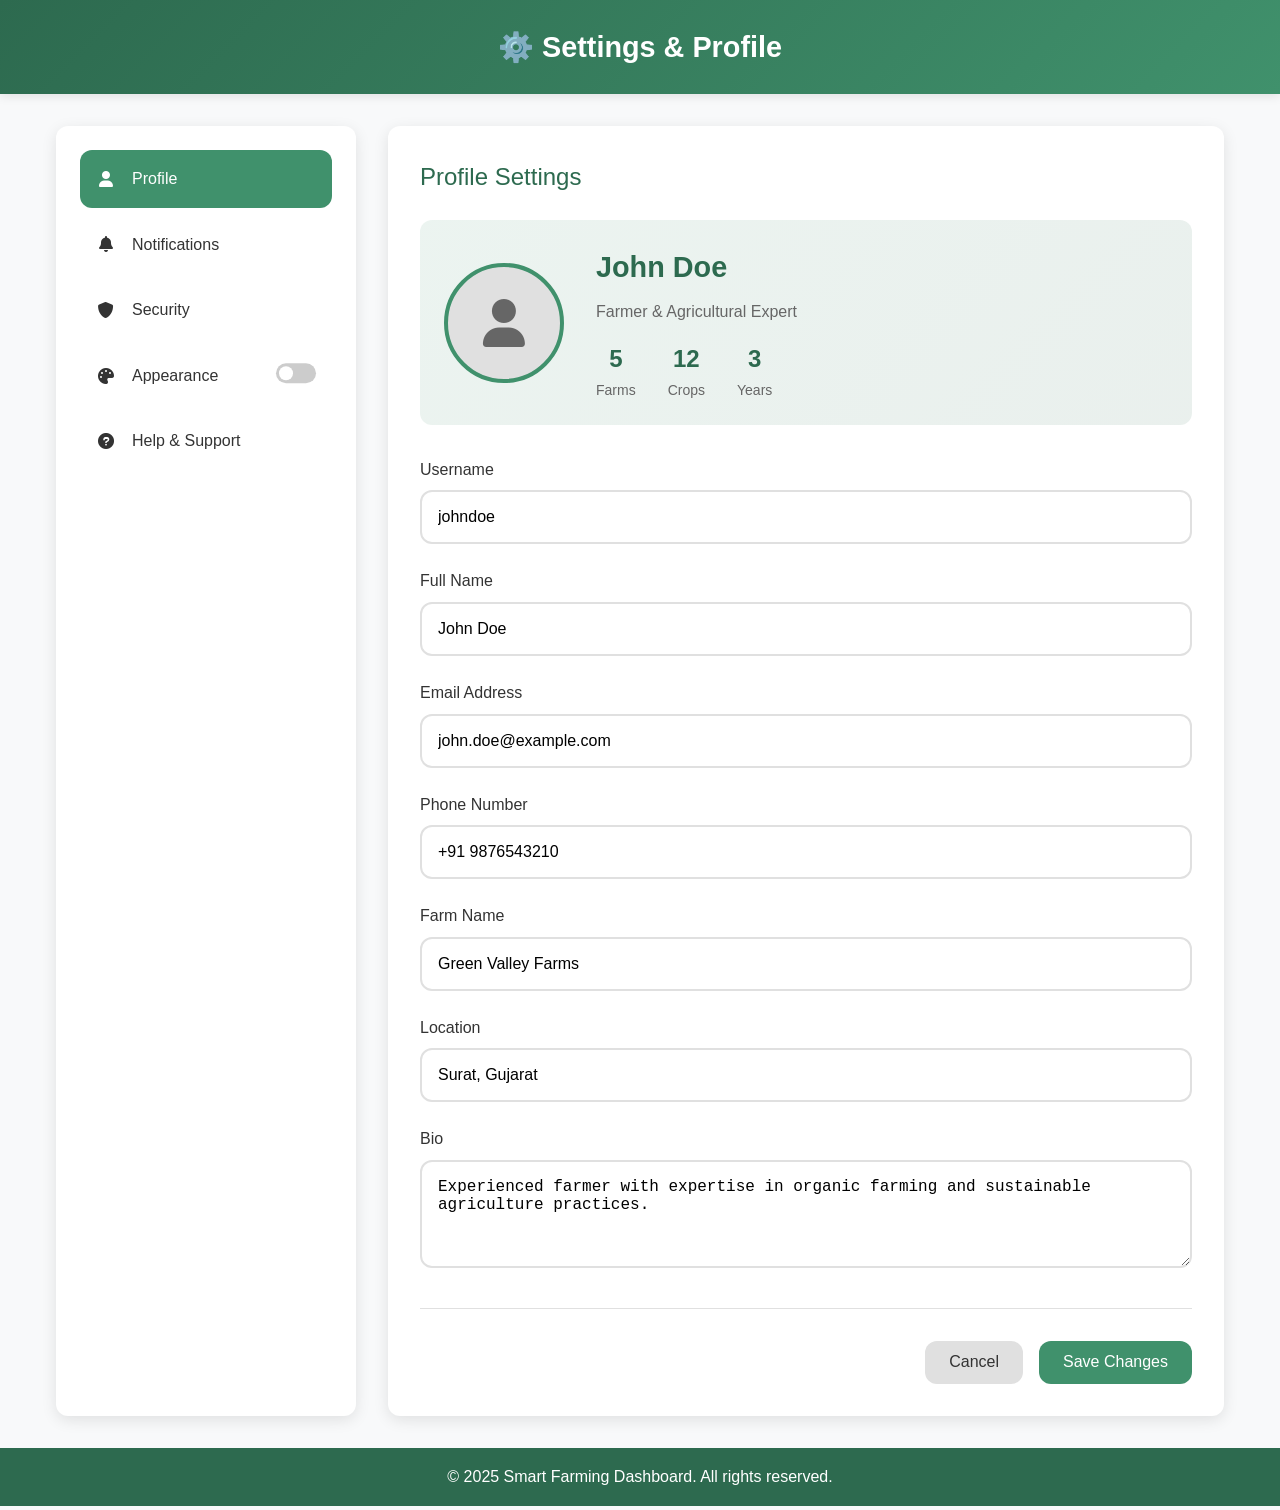
<file: settings.html>
<!DOCTYPE html>
<html lang="en">
<head>
    <meta charset="UTF-8">
    <meta name="viewport" content="width=device-width, initial-scale=1.0">
    <title>Settings & Profile - Smart Farming</title>
    <link rel="stylesheet" href="https://cdnjs.cloudflare.com/ajax/libs/font-awesome/6.0.0-beta3/css/all.min.css">
    <style>
        :root {
            --primary-color: #2d6a4f;
            --secondary-color: #40916c;
            --background-color: #f8f9fa;
            --card-bg: #ffffff;
            --text-color: #333333;
            --border-radius: 12px;
            --box-shadow: 0 4px 15px rgba(0, 0, 0, 0.1);
            --transition: all 0.3s ease;
        }

        * {
            margin: 0;
            padding: 0;
            box-sizing: border-box;
        }

        body {
            font-family: 'Segoe UI', Tahoma, Geneva, Verdana, sans-serif;
            background-color: var(--background-color);
            color: var(--text-color);
            line-height: 1.6;
        }

        .header {
            background: linear-gradient(135deg, var(--primary-color), var(--secondary-color));
            color: white;
            padding: 1.5rem;
            text-align: center;
            box-shadow: 0 2px 10px rgba(0, 0, 0, 0.1);
        }

        .header h2 {
            font-size: 1.8rem;
            font-weight: 600;
            margin: 0;
        }

        .container {
            max-width: 1200px;
            margin: 2rem auto;
            padding: 0 1rem;
        }

        .settings-grid {
            display: grid;
            grid-template-columns: 300px 1fr;
            gap: 2rem;
        }

        @media (max-width: 768px) {
            .settings-grid {
                grid-template-columns: 1fr;
            }
        }

        .sidebar {
            background: var(--card-bg);
            border-radius: var(--border-radius);
            box-shadow: var(--box-shadow);
            padding: 1.5rem;
        }

        .nav-item {
            display: flex;
            align-items: center;
            padding: 1rem;
            margin-bottom: 0.5rem;
            border-radius: var(--border-radius);
            cursor: pointer;
            transition: var(--transition);
            position: relative;
        }

        .nav-item:hover {
            background: #f0f0f0;
        }

        .nav-item.active {
            background: var(--secondary-color);
            color: white;
        }

        .nav-item i {
            margin-right: 1rem;
            width: 20px;
            text-align: center;
        }

        /* Theme Toggle */
        .theme-toggle {
            position: absolute;
            right: 1rem;
            top: 50%;
            transform: translateY(-50%);
        }

        .theme-toggle .toggle-switch {
            width: 40px;
            height: 20px;
        }

        .theme-toggle .toggle-slider:before {
            height: 14px;
            width: 14px;
            left: 3px;
            bottom: 3px;
        }

        /* Dark Theme */
        body.dark-theme {
            --background-color: #1a1a1a;
            --card-bg: #2d2d2d;
            --text-color: #ffffff;
            --border-color: #404040;
        }

        body.dark-theme .sidebar,
        body.dark-theme .content {
            background: var(--card-bg);
            color: var(--text-color);
        }

        body.dark-theme .form-control {
            background: #3d3d3d;
            border-color: var(--border-color);
            color: var(--text-color);
        }

        body.dark-theme .nav-item:hover {
            background: #404040;
        }

        body.dark-theme .notification-item,
        body.dark-theme .security-item {
            border-color: var(--border-color);
        }

        .content {
            background: var(--card-bg);
            border-radius: var(--border-radius);
            box-shadow: var(--box-shadow);
            padding: 2rem;
        }

        .section-title {
            color: var(--primary-color);
            margin-bottom: 1.5rem;
            font-size: 1.5rem;
        }

        .profile-header {
            display: flex;
            align-items: center;
            margin-bottom: 2rem;
            padding: 1.5rem;
            background: linear-gradient(135deg, rgba(64, 145, 108, 0.1), rgba(45, 106, 79, 0.1));
            border-radius: var(--border-radius);
        }

        .profile-avatar {
            width: 120px;
            height: 120px;
            border-radius: 50%;
            background: #e0e0e0;
            display: flex;
            align-items: center;
            justify-content: center;
            margin-right: 2rem;
            position: relative;
            overflow: hidden;
            border: 4px solid var(--secondary-color);
        }

        .profile-avatar img {
            width: 100%;
            height: 100%;
            object-fit: cover;
        }

        .profile-avatar i {
            font-size: 3rem;
            color: #666;
        }

        .profile-avatar .upload-btn {
            position: absolute;
            bottom: 0;
            left: 0;
            right: 0;
            background: rgba(0, 0, 0, 0.5);
            color: white;
            padding: 0.5rem;
            text-align: center;
            cursor: pointer;
            display: none;
        }

        .profile-avatar:hover .upload-btn {
            display: block;
        }

        .profile-info {
            flex: 1;
        }

        .profile-info h3 {
            font-size: 1.8rem;
            margin-bottom: 0.5rem;
            color: var(--primary-color);
        }

        .profile-info p {
            color: #666;
            margin-bottom: 1rem;
        }

        .profile-stats {
            display: flex;
            gap: 2rem;
            margin-top: 1rem;
        }

        .stat-item {
            text-align: center;
        }

        .stat-value {
            font-size: 1.5rem;
            font-weight: 600;
            color: var(--primary-color);
        }

        .stat-label {
            font-size: 0.875rem;
            color: #666;
        }

        .form-group {
            margin-bottom: 1.5rem;
            position: relative;
        }

        .form-group label {
            display: block;
            margin-bottom: 0.5rem;
            font-weight: 500;
            color: var(--text-color);
        }

        .form-control {
            width: 100%;
            padding: 1rem;
            border: 2px solid #e0e0e0;
            border-radius: var(--border-radius);
            font-size: 1rem;
            transition: var(--transition);
            background: white;
        }

        .form-control:focus {
            border-color: var(--secondary-color);
            outline: none;
            box-shadow: 0 0 0 3px rgba(64, 145, 108, 0.1);
        }

        .form-actions {
            display: flex;
            justify-content: flex-end;
            gap: 1rem;
            margin-top: 2rem;
            padding-top: 2rem;
            border-top: 1px solid #e0e0e0;
        }

        .btn {
            padding: 0.8rem 1.5rem;
            border: none;
            border-radius: var(--border-radius);
            cursor: pointer;
            font-size: 1rem;
            transition: var(--transition);
        }

        .btn-primary {
            background: var(--secondary-color);
            color: white;
        }

        .btn-primary:hover {
            background: var(--primary-color);
            transform: translateY(-2px);
        }

        .btn-secondary {
            background: #e0e0e0;
            color: var(--text-color);
        }

        .btn-secondary:hover {
            background: #d0d0d0;
        }

        .notification-item {
            display: flex;
            align-items: center;
            padding: 1rem;
            border-bottom: 1px solid #e0e0e0;
        }

        .notification-item:last-child {
            border-bottom: none;
        }

        .notification-icon {
            width: 40px;
            height: 40px;
            border-radius: 50%;
            background: #e0e0e0;
            display: flex;
            align-items: center;
            justify-content: center;
            margin-right: 1rem;
        }

        .notification-content {
            flex: 1;
        }

        .notification-title {
            font-weight: 500;
            margin-bottom: 0.25rem;
        }

        .notification-time {
            font-size: 0.875rem;
            color: #666;
        }

        .toggle-switch {
            position: relative;
            display: inline-block;
            width: 50px;
            height: 24px;
        }

        .toggle-switch input {
            opacity: 0;
            width: 0;
            height: 0;
        }

        .toggle-slider {
            position: absolute;
            cursor: pointer;
            top: 0;
            left: 0;
            right: 0;
            bottom: 0;
            background-color: #ccc;
            transition: var(--transition);
            border-radius: 24px;
        }

        .toggle-slider:before {
            position: absolute;
            content: "";
            height: 16px;
            width: 16px;
            left: 4px;
            bottom: 4px;
            background-color: white;
            transition: var(--transition);
            border-radius: 50%;
        }

        input:checked + .toggle-slider {
            background-color: var(--secondary-color);
        }

        input:checked + .toggle-slider:before {
            transform: translateX(26px);
        }

        .security-item {
            display: flex;
            justify-content: space-between;
            align-items: center;
            padding: 1rem;
            border-bottom: 1px solid #e0e0e0;
        }

        .security-item:last-child {
            border-bottom: none;
        }

        .security-info h4 {
            margin-bottom: 0.25rem;
        }

        .security-info p {
            color: #666;
            font-size: 0.875rem;
        }

        .footer {
            background: var(--primary-color);
            color: white;
            text-align: center;
            padding: 1rem;
            margin-top: 2rem;
        }
    </style>
</head>
<body>
    <header class="header">
        <h2>⚙️ Settings & Profile</h2>
    </header>

    <div class="container">
        <div class="settings-grid">
            <div class="sidebar">
                <div class="nav-item active">
                    <i class="fas fa-user"></i>
                    <span>Profile</span>
                </div>
                <div class="nav-item">
                    <i class="fas fa-bell"></i>
                    <span>Notifications</span>
                </div>
                <div class="nav-item">
                    <i class="fas fa-shield-alt"></i>
                    <span>Security</span>
                </div>
                <div class="nav-item">
                    <i class="fas fa-palette"></i>
                    <span>Appearance</span>
                    <div class="theme-toggle">
                        <label class="toggle-switch">
                            <input type="checkbox" id="theme-toggle">
                            <span class="toggle-slider"></span>
                        </label>
                    </div>
                </div>
                <div class="nav-item">
                    <i class="fas fa-question-circle"></i>
                    <span>Help & Support</span>
                </div>
            </div>

            <div class="content">
                <!-- Profile Section -->
                <div class="section-title">Profile Settings</div>
                <div class="profile-header">
                    <div class="profile-avatar">
                        <i class="fas fa-user"></i>
                        <div class="upload-btn">
                            <i class="fas fa-camera"></i>
                        </div>
                    </div>
                    <div class="profile-info">
                        <h3>John Doe</h3>
                        <p>Farmer & Agricultural Expert</p>
                        <div class="profile-stats">
                            <div class="stat-item">
                                <div class="stat-value">5</div>
                                <div class="stat-label">Farms</div>
                            </div>
                            <div class="stat-item">
                                <div class="stat-value">12</div>
                                <div class="stat-label">Crops</div>
                            </div>
                            <div class="stat-item">
                                <div class="stat-value">3</div>
                                <div class="stat-label">Years</div>
                            </div>
                        </div>
                    </div>
                </div>

                <form>
                    <div class="form-group">
                        <label for="username">Username</label>
                        <input type="text" id="username" class="form-control" value="johndoe" placeholder="Enter your username">
                    </div>
                    <div class="form-group">
                        <label for="name">Full Name</label>
                        <input type="text" id="name" class="form-control" value="John Doe" placeholder="Enter your full name">
                    </div>
                    <div class="form-group">
                        <label for="email">Email Address</label>
                        <input type="email" id="email" class="form-control" value="john.doe@example.com" placeholder="Enter your email">
                    </div>
                    <div class="form-group">
                        <label for="phone">Phone Number</label>
                        <input type="tel" id="phone" class="form-control" value="+91 9876543210" placeholder="Enter your phone number">
                    </div>
                    <div class="form-group">
                        <label for="farm">Farm Name</label>
                        <input type="text" id="farm" class="form-control" value="Green Valley Farms" placeholder="Enter your farm name">
                    </div>
                    <div class="form-group">
                        <label for="location">Location</label>
                        <input type="text" id="location" class="form-control" value="Surat, Gujarat" placeholder="Enter your location">
                    </div>
                    <div class="form-group">
                        <label for="bio">Bio</label>
                        <textarea id="bio" class="form-control" rows="4" placeholder="Tell us about yourself">Experienced farmer with expertise in organic farming and sustainable agriculture practices.</textarea>
                    </div>
                    <div class="form-actions">
                        <button type="button" class="btn btn-secondary">Cancel</button>
                        <button type="button" class="btn btn-primary">Save Changes</button>
                    </div>
                </form>

                <!-- Notifications Section (Hidden by default) -->
                <div style="display: none;">
                    <div class="section-title">Notification Settings</div>
                    <div class="notification-item">
                        <div class="notification-icon">
                            <i class="fas fa-cloud-rain"></i>
                        </div>
                        <div class="notification-content">
                            <div class="notification-title">Weather Alerts</div>
                            <div class="notification-time">Receive updates about weather changes</div>
                        </div>
                        <label class="toggle-switch">
                            <input type="checkbox" checked>
                            <span class="toggle-slider"></span>
                        </label>
                    </div>
                    <div class="notification-item">
                        <div class="notification-icon">
                            <i class="fas fa-tint"></i>
                        </div>
                        <div class="notification-content">
                            <div class="notification-title">Irrigation Alerts</div>
                            <div class="notification-time">Get notified about irrigation schedules</div>
                        </div>
                        <label class="toggle-switch">
                            <input type="checkbox" checked>
                            <span class="toggle-slider"></span>
                        </label>
                    </div>
                </div>

                <!-- Security Section (Hidden by default) -->
                <div style="display: none;">
                    <div class="section-title">Security Settings</div>
                    <div class="security-item">
                        <div class="security-info">
                            <h4>Two-Factor Authentication</h4>
                            <p>Add an extra layer of security to your account</p>
                        </div>
                        <label class="toggle-switch">
                            <input type="checkbox">
                            <span class="toggle-slider"></span>
                        </label>
                    </div>
                    <div class="security-item">
                        <div class="security-info">
                            <h4>Change Password</h4>
                            <p>Update your account password</p>
                        </div>
                        <button class="btn btn-secondary">Change</button>
                    </div>
                </div>
            </div>
        </div>
    </div>

    <footer class="footer">
        © 2025 Smart Farming Dashboard. All rights reserved.
    </footer>

    <script>
        // Theme Toggle Functionality
        const themeToggle = document.getElementById('theme-toggle');
        const body = document.body;

        // Check for saved theme preference
        const savedTheme = localStorage.getItem('theme');
        if (savedTheme === 'dark') {
            body.classList.add('dark-theme');
            themeToggle.checked = true;
        }

        themeToggle.addEventListener('change', function() {
            if (this.checked) {
                body.classList.add('dark-theme');
                localStorage.setItem('theme', 'dark');
            } else {
                body.classList.remove('dark-theme');
                localStorage.setItem('theme', 'light');
            }
        });

        // Navigation functionality
        document.querySelectorAll('.nav-item').forEach(item => {
            item.addEventListener('click', function() {
                document.querySelectorAll('.nav-item').forEach(nav => nav.classList.remove('active'));
                this.classList.add('active');
            });
        });

        // Profile image upload
        document.querySelector('.upload-btn').addEventListener('click', function() {
            const input = document.createElement('input');
            input.type = 'file';
            input.accept = 'image/*';
            input.click();
            
            input.addEventListener('change', function() {
                const file = this.files[0];
                if (file) {
                    const reader = new FileReader();
                    reader.onload = function(e) {
                        const img = document.createElement('img');
                        img.src = e.target.result;
                        document.querySelector('.profile-avatar').innerHTML = '';
                        document.querySelector('.profile-avatar').appendChild(img);
                        document.querySelector('.profile-avatar').appendChild(document.querySelector('.upload-btn'));
                    };
                    reader.readAsDataURL(file);
                }
            });
        });
    </script>
</body>
</html>
</file>
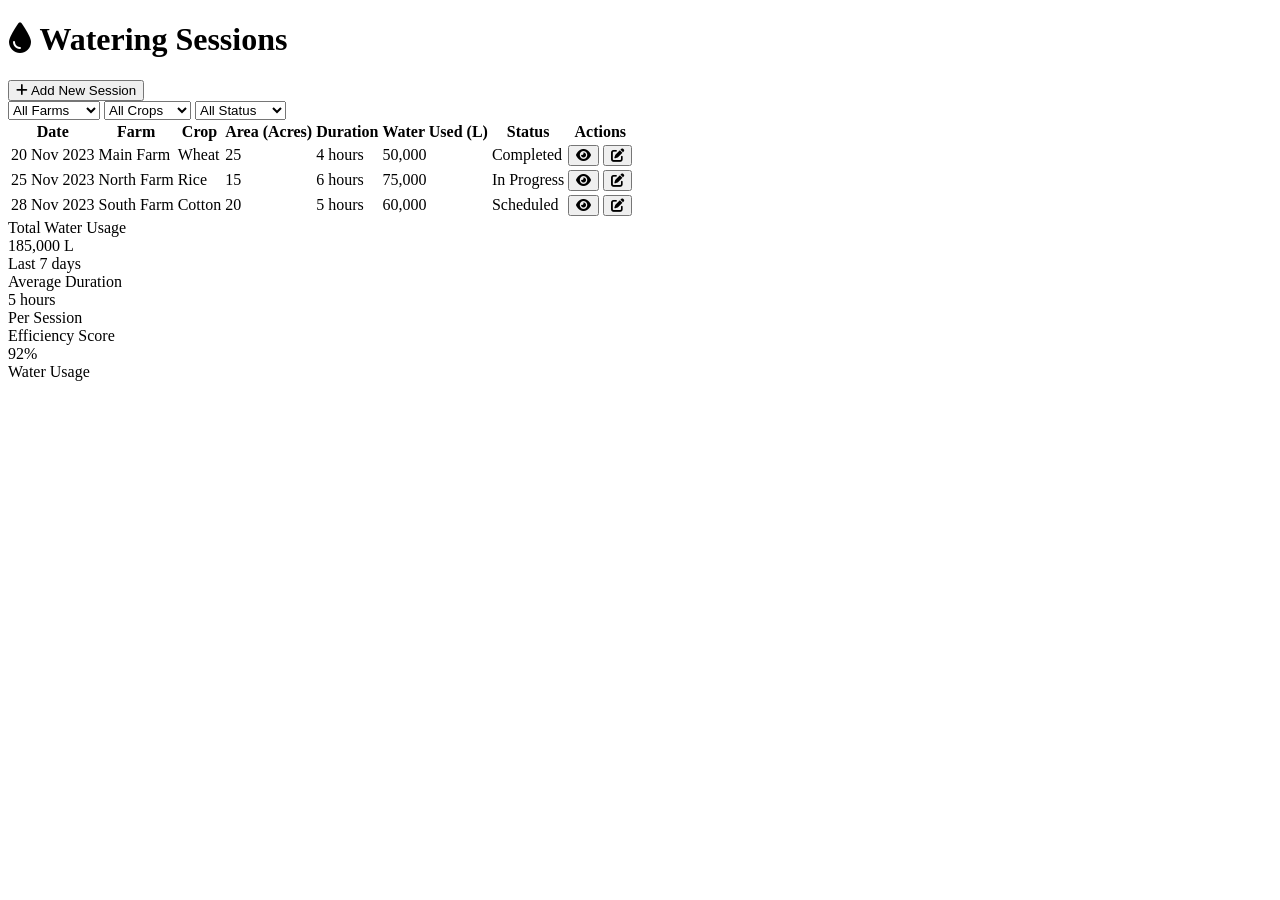
<file: water.html>
<!DOCTYPE html>
<html lang="en">

<head>
    <meta charset="UTF-8">
    <meta name="viewport" content="width=device-width, initial-scale=1.0">
    <title>Watering Sessions - Smart Farming</title>
    <link rel="stylesheet" href="https://cdnjs.cloudflare.com/ajax/libs/font-awesome/6.0.0-beta3/css/all.min.css">
    <link href="https://fonts.googleapis.com/css2?family=Poppins:wght@300;400;500;600;700&display=swap"
        rel="stylesheet">
</head>

<body>
    <div class="container">
        <div class="header">
            <h1 class="page-title">
                <i class="fas fa-tint"></i>
                Watering Sessions
            </h1>
            <button class="add-session-btn">
                <i class="fas fa-plus"></i>
                Add New Session
            </button>
        </div>

        <div class="watering-filters">
            <select class="form-input" id="farmFilter">
                <option value="">All Farms</option>
                <option value="main">Main Farm</option>
                <option value="north">North Farm</option>
                <option value="south">South Farm</option>
            </select>
            <select class="form-input" id="cropFilter">
                <option value="">All Crops</option>
                <option value="wheat">Wheat</option>
                <option value="rice">Rice</option>
                <option value="cotton">Cotton</option>
                <option value="sugarcane">Sugarcane</option>
            </select>
            <select class="form-input" id="statusFilter">
                <option value="">All Status</option>
                <option value="completed">Completed</option>
                <option value="scheduled">Scheduled</option>
                <option value="in-progress">In Progress</option>
            </select>
        </div>

        <div class="watering-table-container">
            <table class="watering-table">
                <thead>
                    <tr>
                        <th>Date</th>
                        <th>Farm</th>
                        <th>Crop</th>
                        <th>Area (Acres)</th>
                        <th>Duration</th>
                        <th>Water Used (L)</th>
                        <th>Status</th>
                        <th>Actions</th>
                    </tr>
                </thead>
                <tbody>
                    <tr>
                        <td>20 Nov 2023</td>
                        <td>Main Farm</td>
                        <td>Wheat</td>
                        <td>25</td>
                        <td>4 hours</td>
                        <td>50,000</td>
                        <td><span class="status-badge completed">Completed</span></td>
                        <td>
                            <button class="btn-icon" title="View Details"><i class="fas fa-eye"></i></button>
                            <button class="btn-icon" title="Edit"><i class="fas fa-edit"></i></button>
                        </td>
                    </tr>
                    <tr>
                        <td>25 Nov 2023</td>
                        <td>North Farm</td>
                        <td>Rice</td>
                        <td>15</td>
                        <td>6 hours</td>
                        <td>75,000</td>
                        <td><span class="status-badge in-progress">In Progress</span></td>
                        <td>
                            <button class="btn-icon" title="View Details"><i class="fas fa-eye"></i></button>
                            <button class="btn-icon" title="Edit"><i class="fas fa-edit"></i></button>
                        </td>
                    </tr>
                    <tr>
                        <td>28 Nov 2023</td>
                        <td>South Farm</td>
                        <td>Cotton</td>
                        <td>20</td>
                        <td>5 hours</td>
                        <td>60,000</td>
                        <td><span class="status-badge scheduled">Scheduled</span></td>
                        <td>
                            <button class="btn-icon" title="View Details"><i class="fas fa-eye"></i></button>
                            <button class="btn-icon" title="Edit"><i class="fas fa-edit"></i></button>
                        </td>
                    </tr>
                </tbody>
            </table>
        </div>

        <div class="watering-summary">
            <div class="summary-card">
                <div class="summary-title">Total Water Usage</div>
                <div class="summary-value">185,000 L</div>
                <div class="summary-period">Last 7 days</div>
            </div>
            <div class="summary-card">
                <div class="summary-title">Average Duration</div>
                <div class="summary-value">5 hours</div>
                <div class="summary-period">Per Session</div>
            </div>
            <div class="summary-card">
                <div class="summary-title">Efficiency Score</div>
                <div class="summary-value">92%</div>
                <div class="summary-period">Water Usage</div>
            </div>
        </div>
    </div>

    <script>
        // Add event listeners for filters
        document.querySelectorAll('.watering-filters select').forEach(select => {
            select.addEventListener('change', () => {
                // Here you would typically filter the table data
                console.log('Filter changed:', select.id, select.value);
            });
        });

        // Add event listener for the "Add New Session" button
        document.querySelector('.add-session-btn').addEventListener('click', () => {
            // Here you would typically show a modal or navigate to a new page
            console.log('Add new session clicked');
        });

        // Add event listeners for action buttons
        document.querySelectorAll('.btn-icon').forEach(button => {
            button.addEventListener('click', () => {
                const action = button.getAttribute('title');
                console.log(`${action} button clicked`);
            });
        });
    </script>
</body>

</html>
</file>
<file: crop.css>
:root {
            --primary-color: #2d6a4f;
            --secondary-color: #40916c;
            --accent-color: #f5b041;
            --background-color: #f8f9fa;
            --card-bg: #ffffff;
            --text-color: #333333;
            --border-radius: 12px;
            --box-shadow: 0 4px 15px rgba(0, 0, 0, 0.1);
            --transition: all 0.3s ease;
        }

        * {
            margin: 0;
            padding: 0;
            box-sizing: border-box;
        }

        body {
            font-family: 'Poppins', sans-serif;
            background-color: var(--background-color);
            color: var(--text-color);
            line-height: 1.6;
        }

        .header {
            background: linear-gradient(135deg, var(--primary-color), var(--secondary-color));
            color: white;
            padding: 1.5rem;
            text-align: center;
            box-shadow: 0 2px 10px rgba(0, 0, 0, 0.1);
        }

        .header h2 {
            font-size: 1.8rem;
            font-weight: 600;
            margin: 0;
        }

        .container {
            max-width: 1200px;
            margin: 2rem auto;
            padding: 0 1rem;
        }

        .filters {
            display: flex;
            gap: 1rem;
            margin-bottom: 2rem;
            flex-wrap: wrap;
        }

        .filter-group {
            flex: 1;
            min-width: 200px;
        }

        .filter-label {
            display: block;
            margin-bottom: 0.5rem;
            font-weight: 500;
            color: var(--primary-color);
        }

        .filter-select {
            width: 100%;
            padding: 0.75rem;
            border: 1px solid #ddd;
            border-radius: var(--border-radius);
            font-size: 1rem;
            background-color: white;
        }

        .soil-metrics-grid {
            display: grid;
            grid-template-columns: repeat(auto-fill, minmax(350px, 1fr));
            gap: 2rem;
        }

        .soil-card {
            background: var(--card-bg);
            border-radius: var(--border-radius);
            box-shadow: var(--box-shadow);
            padding: 1.5rem;
            transition: var(--transition);
        }

        .soil-card:hover {
            transform: translateY(-5px);
            box-shadow: 0 8px 25px rgba(0, 0, 0, 0.15);
        }

        .soil-header {
            display: flex;
            align-items: center;
            gap: 1rem;
            margin-bottom: 1.5rem;
            padding-bottom: 1rem;
            border-bottom: 2px solid #f0f0f0;
        }

        .soil-icon {
            width: 60px;
            height: 60px;
            border-radius: 50%;
            background: linear-gradient(135deg, var(--primary-color), var(--secondary-color));
            display: flex;
            align-items: center;
            justify-content: center;
            font-size: 1.8rem;
            color: white;
        }

        .soil-title {
            flex: 1;
        }

        .soil-name {
            font-size: 1.4rem;
            font-weight: 600;
            color: var(--primary-color);
            margin-bottom: 0.25rem;
        }

        .soil-region {
            font-size: 0.9rem;
            color: #666;
        }

        .metric-section {
            margin-bottom: 1.5rem;
        }

        .metric-title {
            font-size: 1.1rem;
            font-weight: 600;
            color: var(--primary-color);
            margin-bottom: 1rem;
            display: flex;
            align-items: center;
            gap: 0.5rem;
        }

        .metric-title i {
            color: var(--accent-color);
        }

        .metric-grid {
            display: grid;
            grid-template-columns: repeat(2, 1fr);
            gap: 1rem;
        }

        .metric-item {
            background: #f8f9fa;
            padding: 1rem;
            border-radius: var(--border-radius);
        }

        .metric-label {
            font-size: 0.9rem;
            color: #666;
            margin-bottom: 0.5rem;
        }

        .metric-value {
            font-weight: 600;
            color: var(--primary-color);
        }

        .recommendations {
            background: #e8f5e9;
            padding: 1rem;
            border-radius: var(--border-radius);
            margin-top: 1rem;
        }

        .recommendation-item {
            display: flex;
            align-items: center;
            gap: 0.5rem;
            margin-bottom: 0.5rem;
        }

        .recommendation-item i {
            color: #2e7d32;
        }

        .crop-compatibility {
            margin-top: 1.5rem;
        }

        .crop-list {
            display: flex;
            flex-wrap: wrap;
            gap: 0.5rem;
            margin-top: 0.5rem;
        }

        .crop-tag {
            background: #e3f2fd;
            color: #1976d2;
            padding: 0.25rem 0.75rem;
            border-radius: 20px;
            font-size: 0.8rem;
        }

        .footer {
            background: var(--primary-color);
            color: white;
            text-align: center;
            padding: 1.5rem;
            margin-top: 3rem;
        }

        .footer-content {
            max-width: 1200px;
            margin: 0 auto;
        }

        .footer-title {
            font-size: 1.5rem;
            font-weight: 600;
            margin-bottom: 1rem;
        }

        .footer-subtitle {
            font-size: 1rem;
            opacity: 0.8;
        }

        @media (max-width: 768px) {
            .soil-metrics-grid {
                grid-template-columns: 1fr;
            }

            .metric-grid {
                grid-template-columns: 1fr;
            }
        }
</file>
<file: profile.css>
:root {
            --primary-color: #2d6a4f;
            --secondary-color: #40916c;
            --accent-color: #f5b041;
            --background-color: #f8f9fa;
            --card-bg: #ffffff;
            --text-color: #333333;
            --border-radius: 12px;
            --box-shadow: 0 4px 15px rgba(0, 0, 0, 0.1);
            --transition: all 0.3s ease;
        }

        * {
            margin: 0;
            padding: 0;
            box-sizing: border-box;
        }

        body {
            font-family: 'Poppins', sans-serif;
            background-color: var(--background-color);
            color: var(--text-color);
            line-height: 1.6;
        }

        .header {
            background: linear-gradient(135deg, var(--primary-color), var(--secondary-color));
            color: white;
            padding: 1.5rem;
            text-align: center;
            box-shadow: 0 2px 10px rgba(0, 0, 0, 0.1);
        }

        .header h2 {
            font-size: 1.8rem;
            font-weight: 600;
            margin: 0;
        }

        .container {
            max-width: 1200px;
            margin: 2rem auto;
            padding: 0 1rem;
        }

        .profile-grid {
            display: grid;
            grid-template-columns: 300px 1fr;
            gap: 2rem;
        }

        .profile-sidebar {
            background: var(--card-bg);
            border-radius: var(--border-radius);
            box-shadow: var(--box-shadow);
            padding: 1.5rem;
            height: fit-content;
        }

        .profile-header {
            text-align: center;
            margin-bottom: 1.5rem;
        }

        .profile-avatar {
            width: 120px;
            height: 120px;
            border-radius: 50%;
            margin: 0 auto 1rem;
            background: linear-gradient(135deg, var(--primary-color), var(--secondary-color));
            display: flex;
            align-items: center;
            justify-content: center;
            font-size: 3rem;
            color: white;
            box-shadow: 0 4px 15px rgba(0, 0, 0, 0.1);
        }

        .profile-name {
            font-size: 1.4rem;
            font-weight: 600;
            color: var(--primary-color);
            margin-bottom: 0.25rem;
        }

        .profile-role {
            font-size: 0.9rem;
            color: #666;
            margin-bottom: 1rem;
        }

        .profile-stats {
            display: grid;
            grid-template-columns: repeat(2, 1fr);
            gap: 1rem;
            margin-bottom: 1.5rem;
        }

        .stat-item {
            text-align: center;
            padding: 1rem;
            background: #f8f9fa;
            border-radius: var(--border-radius);
        }

        .stat-value {
            font-size: 1.5rem;
            font-weight: 600;
            color: var(--primary-color);
            margin-bottom: 0.25rem;
        }

        .stat-label {
            font-size: 0.8rem;
            color: #666;
        }

        .profile-menu {
            list-style: none;
        }

        .menu-item {
            padding: 0.75rem 1rem;
            border-radius: var(--border-radius);
            margin-bottom: 0.5rem;
            cursor: pointer;
            transition: var(--transition);
            display: flex;
            align-items: center;
            gap: 0.75rem;
        }

        .menu-item:hover {
            background: #f8f9fa;
        }

        .menu-item.active {
            background: var(--primary-color);
            color: white;
        }

        .menu-item i {
            width: 20px;
            text-align: center;
        }

        .profile-content {
            background: var(--card-bg);
            border-radius: var(--border-radius);
            box-shadow: var(--box-shadow);
            padding: 1.5rem;
        }

        .content-section {
            display: none;
        }

        .content-section.active {
            display: block;
        }

        .section-title {
            font-size: 1.4rem;
            font-weight: 600;
            color: var(--primary-color);
            margin-bottom: 1.5rem;
            display: flex;
            align-items: center;
            gap: 0.75rem;
        }

        .section-title i {
            color: var(--accent-color);
        }

        .info-grid {
            display: grid;
            grid-template-columns: repeat(2, 1fr);
            gap: 1.5rem;
            margin-bottom: 1.5rem;
        }

        .info-item {
            background: #f8f9fa;
            padding: 1rem;
            border-radius: var(--border-radius);
        }

        .info-label {
            font-size: 0.9rem;
            color: #666;
            margin-bottom: 0.5rem;
        }

        .info-value {
            font-weight: 500;
            color: var(--primary-color);
        }

        .farm-details {
            margin-top: 1.5rem;
        }

        .farm-card {
            background: #f8f9fa;
            padding: 1rem;
            border-radius: var(--border-radius);
            margin-bottom: 1rem;
        }

        .farm-header {
            display: flex;
            justify-content: space-between;
            align-items: center;
            margin-bottom: 1rem;
        }

        .farm-name {
            font-weight: 600;
            color: var(--primary-color);
        }

        .farm-location {
            font-size: 0.9rem;
            color: #666;
        }

        .farm-stats {
            display: grid;
            grid-template-columns: repeat(3, 1fr);
            gap: 1rem;
        }

        .farm-stat {
            text-align: center;
        }

        .farm-stat-value {
            font-weight: 600;
            color: var(--primary-color);
        }

        .farm-stat-label {
            font-size: 0.8rem;
            color: #666;
        }

        .crop-list {
            display: flex;
            flex-wrap: wrap;
            gap: 0.5rem;
            margin-top: 1rem;
        }

        .crop-tag {
            background: #e3f2fd;
            color: #1976d2;
            padding: 0.25rem 0.75rem;
            border-radius: 20px;
            font-size: 0.8rem;
        }

        .activity-timeline {
            margin-top: 1.5rem;
        }

        .timeline-item {
            display: flex;
            gap: 1rem;
            padding: 1rem;
            border-left: 2px solid #ddd;
            margin-bottom: 1rem;
            position: relative;
        }

        .timeline-item::before {
            content: '';
            width: 12px;
            height: 12px;
            background: var(--primary-color);
            border-radius: 50%;
            position: absolute;
            left: -7px;
            top: 1.5rem;
        }

        .timeline-icon {
            width: 40px;
            height: 40px;
            border-radius: 50%;
            background: #f8f9fa;
            display: flex;
            align-items: center;
            justify-content: center;
            color: var(--primary-color);
        }

        .timeline-content {
            flex: 1;
        }

        .timeline-title {
            font-weight: 600;
            margin-bottom: 0.25rem;
        }

        .timeline-date {
            font-size: 0.8rem;
            color: #666;
        }

        .timeline-description {
            font-size: 0.9rem;
            color: #666;
            margin-top: 0.5rem;
        }

        .settings-form {
            max-width: 600px;
        }

        .form-group {
            margin-bottom: 1.5rem;
        }

        .form-label {
            display: block;
            margin-bottom: 0.5rem;
            font-weight: 500;
            color: var(--primary-color);
        }

        .form-input {
            width: 100%;
            padding: 0.75rem;
            border: 1px solid #ddd;
            border-radius: var(--border-radius);
            font-size: 1rem;
        }

        .form-textarea {
            width: 100%;
            padding: 0.75rem;
            border: 1px solid #ddd;
            border-radius: var(--border-radius);
            font-size: 1rem;
            min-height: 100px;
            resize: vertical;
        }

        .form-actions {
            display: flex;
            gap: 1rem;
            margin-top: 2rem;
        }

        .btn {
            padding: 0.75rem 1.5rem;
            border-radius: var(--border-radius);
            font-weight: 500;
            cursor: pointer;
            transition: var(--transition);
            border: none;
        }

        .btn-primary {
            background: var(--primary-color);
            color: white;
        }

        .btn-secondary {
            background: #f8f9fa;
            color: var(--text-color);
        }

        .btn:hover {
            transform: translateY(-2px);
            box-shadow: 0 4px 10px rgba(0, 0, 0, 0.1);
        }

        @media (max-width: 768px) {
            .profile-grid {
                grid-template-columns: 1fr;
            }

            .info-grid {
                grid-template-columns: 1fr;
            }

            .farm-stats {
                grid-template-columns: 1fr;
            }
        }
</file>
